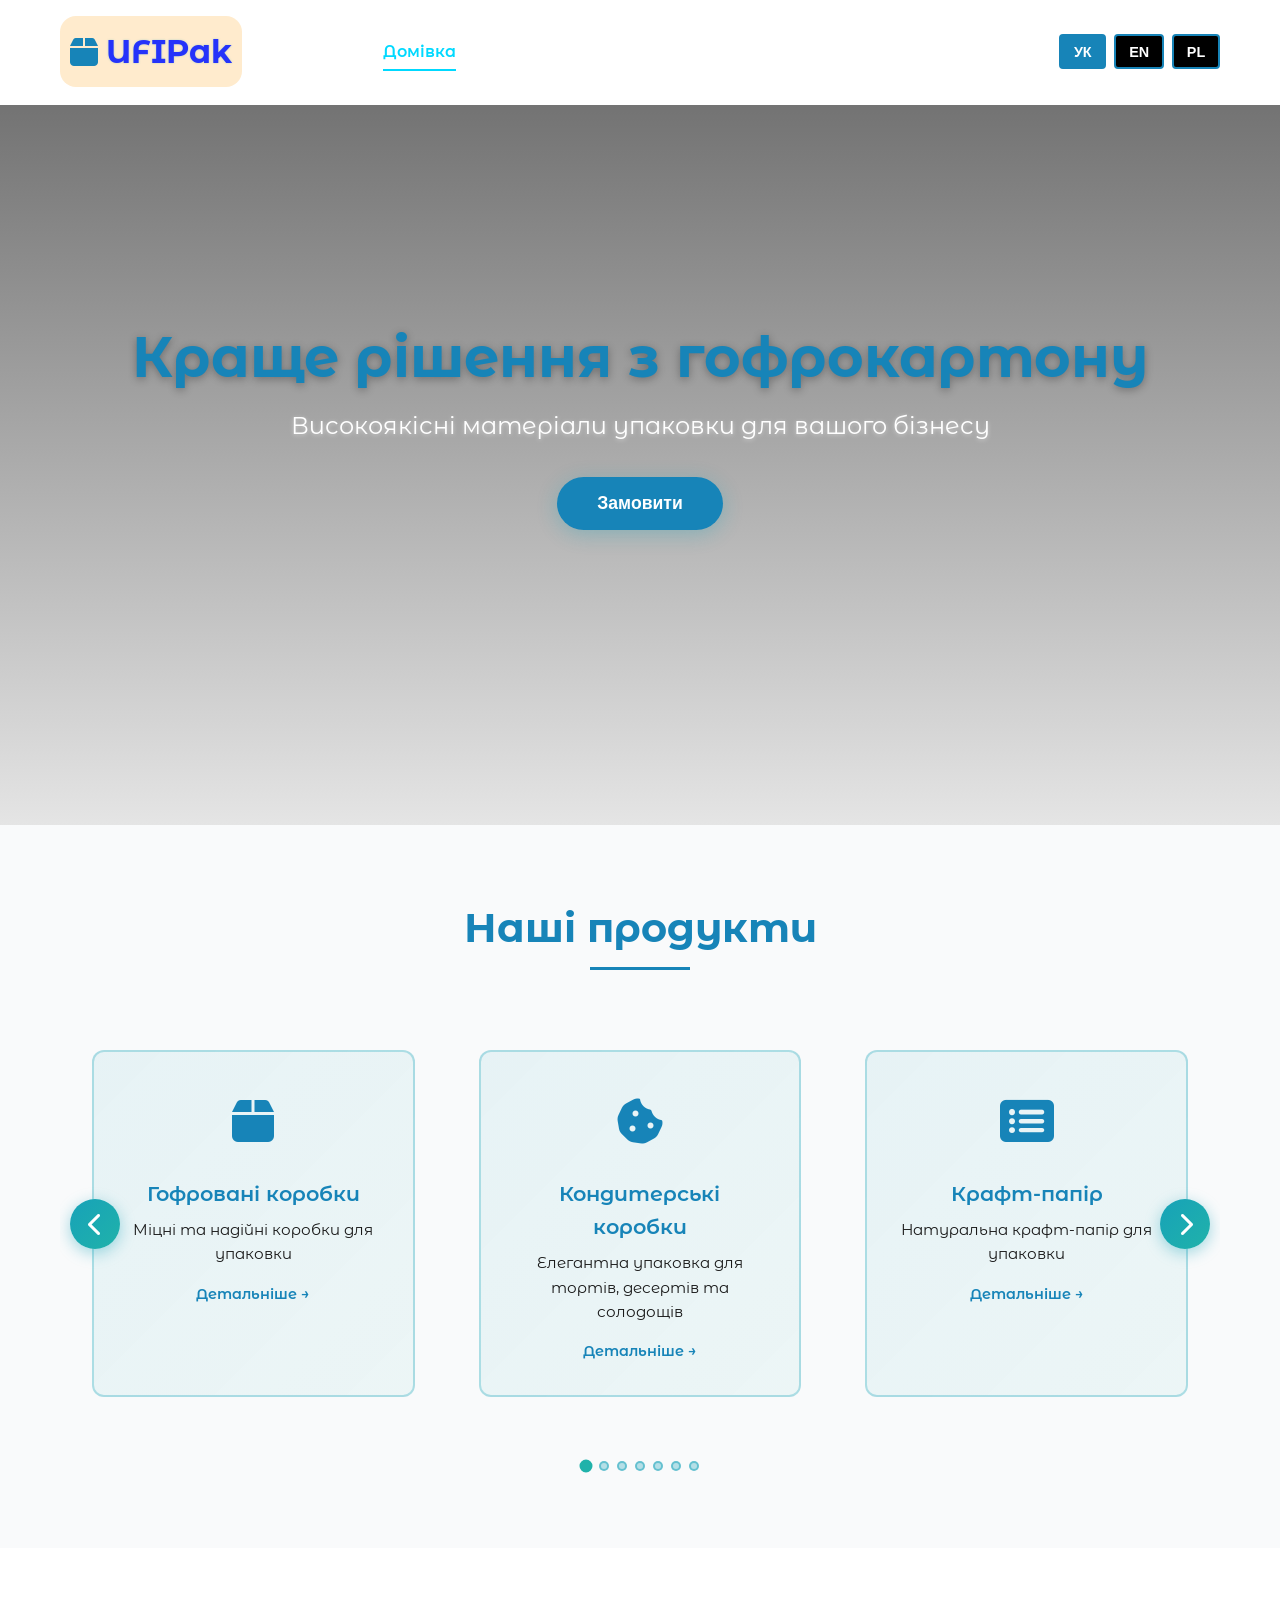
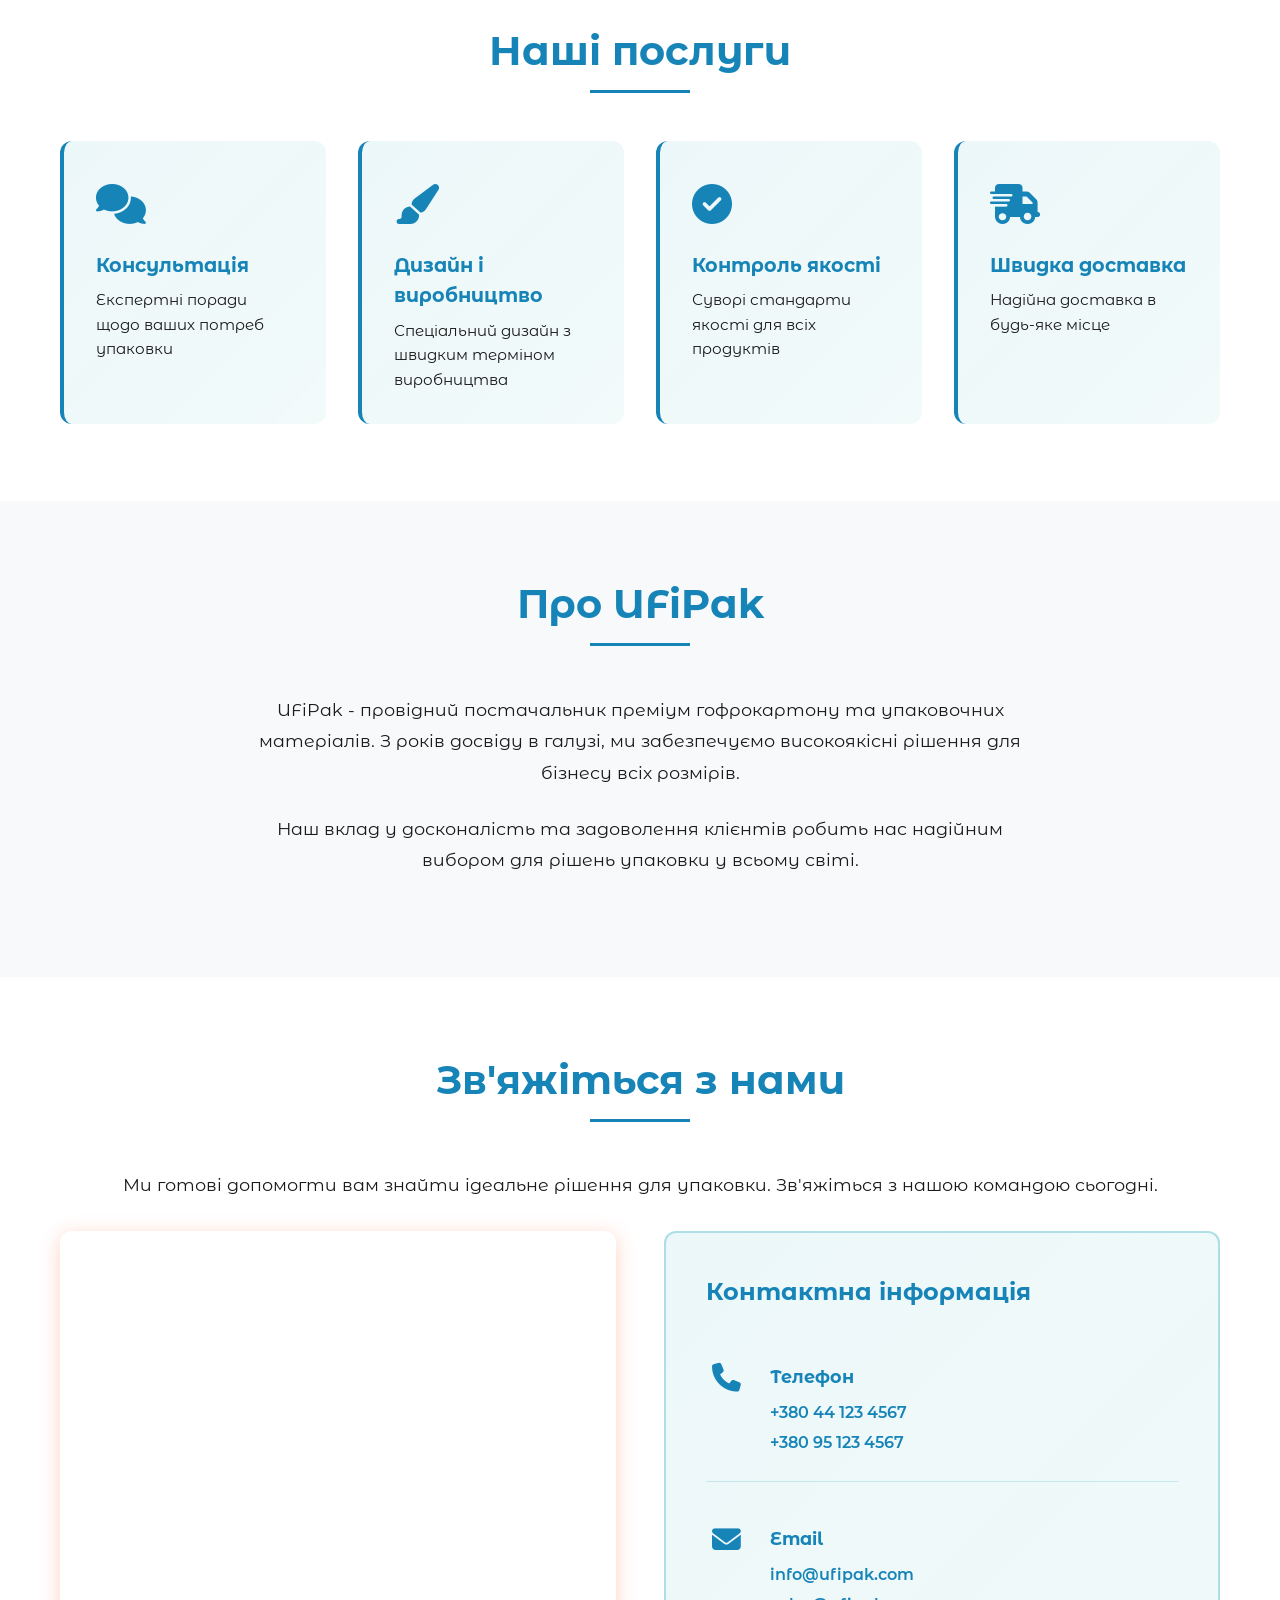
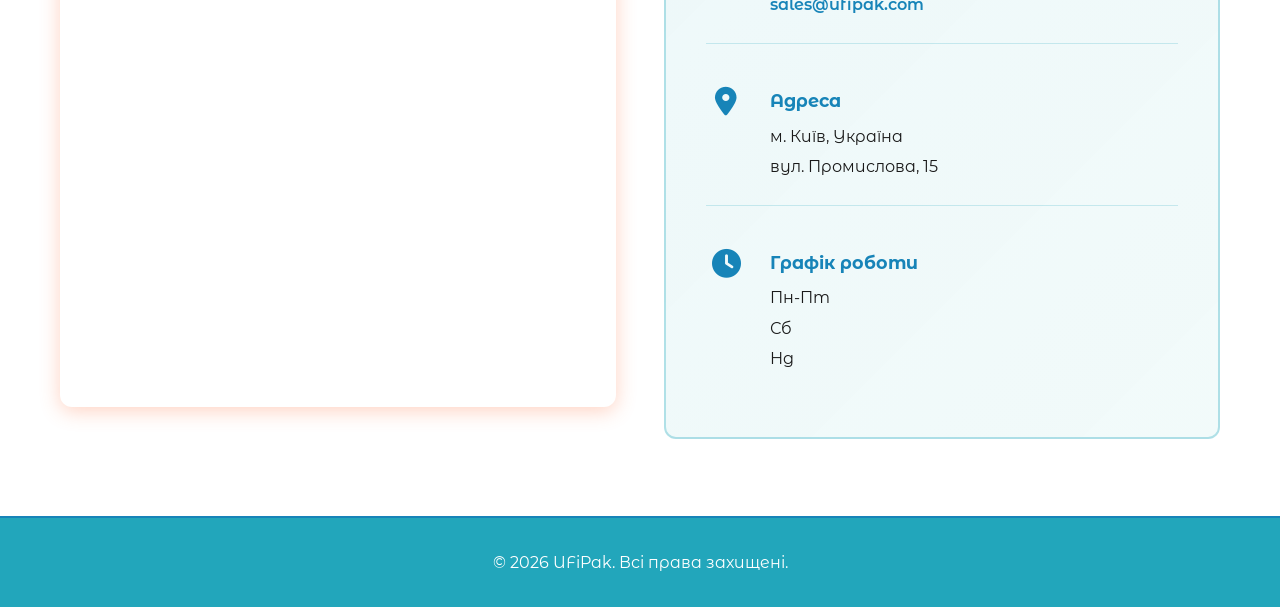
<file: index.html>
<!DOCTYPE html>
<html lang="uk">
<head>
    <meta charset="UTF-8">
    <meta name="viewport" content="width=device-width, initial-scale=1.0">
    <title>UFiPak - Гофрокартон та упаковка</title>
    <link rel="preconnect" href="https://fonts.googleapis.com">
    <link rel="preconnect" href="https://fonts.gstatic.com" crossorigin>
    <link href="https://fonts.googleapis.com/css2?family=Montserrat+Alternates:wght@400;500;600;700;800&display=swap" rel="stylesheet">
    <link rel="stylesheet" href="https://cdnjs.cloudflare.com/ajax/libs/font-awesome/6.4.0/css/all.min.css">
    <link rel="stylesheet" href="styles.css">
</head>
<body class="home-page">
    <!-- Навігація -->
    <nav class="navbar">
        <div class="nav-container">
            <div class="logo">
                <i class="fas fa-box" style="font-size: 2rem; color: var(--primary-color);"></i>
                <span class="logo-text">UFIPak</span>
            </div>
            <ul class="nav-menu">
                <li><a href="#home" class="nav-link">Домівка1111</a></li>
                <li><a href="products.html" class="nav-link">Продукти</a></li>
                <li><a href="services.html" class="nav-link">Послуги2222</a></li>
                <li><a href="about.html" class="nav-link">Про нас</a></li>
                <li><a href="contact.html" class="nav-link">Контакти</a></li>
            </ul>
            <button class="menu-toggle" id="menuToggle" aria-label="Меню">
                <i class="fas fa-bars"></i>
            </button>
            <div class="language-selector">
                <button class="lang-btn active" data-lang="uk">УК</button>
                <button class="lang-btn" data-lang="en">EN</button>
                <button class="lang-btn" data-lang="pl">PL</button>
            </div>
        </div>
    </nav>

    <!-- Героїчний розділ -->
    <section id="home" class="hero">
        <div class="hero-overlay"></div>
        <div class="hero-content">
            <h1 class="hero-title" data-en="Premium Corrugated Cardboard Solutions" data-uk="Краще рішення з гофрокартону" data-pl="Roztworów premium z kartonu falistego">Преміум рішення з гофрокартону</h1>
            <p class="hero-subtitle" data-en="High-quality packaging materials for your business" data-uk="Високоякісні матеріали упаковки для вашого бізнесу" data-pl="Wysokiej jakości materiały opakowaniowe do Twojej firmy">Високоякісні матеріали упаковки для вашого бізнесу</p>
            <button class="cta-button" data-en="Get Quote" data-uk="Замовити" data-pl="Zamów" onclick="document.getElementById('contact').scrollIntoView({behavior: 'smooth'})">Замовити</button>
        </div>
    </section>

    <!-- Продукти -->
    <section id="products" class="products">
        <div class="container">
            <h2 class="section-title" data-en="Our Products" data-uk="Наші продукти" data-pl="Nasze produkty">Наші продукти</h2>
            <div class="carousel-container">
                <div class="carousel-wrapper" id="productCarousel">
                    <!-- Гофровані коробки -->
                    <div class="carousel-item">
                        <a href="product-corrugated-boxes.html" class="product-card">
                            <div class="product-icon"><i class="fas fa-box"></i></div>
                            <h3 class="product-name" data-en="Corrugated Boxes" data-uk="Гофровані коробки" data-pl="Pudełka z kartonu falistego"></h3>
                            <p class="product-desc" data-en="Durable and reliable packaging boxes" data-uk="Міцні та надійні коробки для упаковки" data-pl="Wytrzymałe i niezawodne pudełka opakowaniowe"></p>
                            <p class="view-more" data-en="View Details →" data-uk="Детальніше →" data-pl="Szczegóły →"></p>
                        </a>
                    </div>
                                        <!-- Кондитерські коробки -->
                    <div class="carousel-item">
                        <a href="product-Confectionery-Boxes.html" class="product-card">
                            <div class="product-icon"><i class="fas fa-cookie-bite"></i></div>
                            <h3 class="product-name" 
                                data-en="Confectionery Boxes" 
                                data-uk="Кондитерські коробки" 
                                data-pl="Pudełka cukiernicze">
                            </h3>
                            <p class="product-desc" 
                                data-en="Elegant packaging for cakes, desserts, and sweets" 
                                data-uk="Елегантна упаковка для тортів, десертів та солодощів" 
                                data-pl="Eleganckie opakowania na ciasta, desery i słodycze">
                            </p>
                            <p class="view-more" 
                                data-en="View Details →" 
                                data-uk="Детальніше →" 
                                data-pl="Szczegóły →">
                            </p>
                        </a>
                    </div>

                    <!-- Крафт-папір -->
                    <div class="carousel-item">
                        <a href="product-kraft-paper.html" class="product-card">
                            <div class="product-icon"><i class="fas fa-rectangle-list"></i></div>
                            <h3 class="product-name" data-en="Kraft Paper" data-uk="Крафт-папір" data-pl="Papier kraft"></h3>
                            <p class="product-desc" data-en="Natural kraft paper for packaging" data-uk="Натуральна крафт-папір для упаковки" data-pl="Naturalny papier kraft do opakowań"></p>
                            <p class="view-more" data-en="View Details →" data-uk="Детальніше →" data-pl="Szczegóły →"></p>
                        </a>
                    </div>

                    <!-- Пінопластова упаковка -->
                    <div class="carousel-item">
                        <a href="product-foam-packaging.html" class="product-card">
                            <div class="product-icon"><i class="fas fa-gift"></i></div>
                            <h3 class="product-name" data-en="Foam Packaging" data-uk="Пінопластова упаковка" data-pl="Opakowanie z pianki"></h3>
                            <p class="product-desc" data-en="Protective foam for fragile items" data-uk="Захисний пінопласт для крихких речей" data-pl="Ochronna pianka do delikatnych przedmiotów"></p>
                            <p class="view-more" data-en="View Details →" data-uk="Детальніше →" data-pl="Szczegóły →"></p>
                        </a>
                    </div>

                    <!-- Клейка стрічка -->
                    <div class="carousel-item">
                        <a href="product-adhesive-tape.html" class="product-card">
                            <div class="product-icon"><i class="fas fa-shield"></i></div>
                            <h3 class="product-name" data-en="Adhesive Tape" data-uk="Клейка стрічка" data-pl="Taśma klejąca"></h3>
                            <p class="product-desc" data-en="Strong adhesive tape for sealing" data-uk="Міцна клейка стрічка для запечатування" data-pl="Mocna taśma klejąca do zapieczętowania"></p>
                            <p class="view-more" data-en="View Details →" data-uk="Детальніше →" data-pl="Szczegóły →"></p>
                        </a>
                    </div>

                    <!-- Пузирькова плівка -->
                    <div class="carousel-item">
                        <a href="product-bubble-wrap.html" class="product-card">
                            <div class="product-icon"><i class="fas fa-scroll"></i></div>
                            <h3 class="product-name" data-en="Bubble Wrap" data-uk="Пузирькова плівка" data-pl="Folia bąbelkowa"></h3>
                            <p class="product-desc" data-en="Protective bubble wrap for shipping" data-uk="Захисна пузирькова плівка для доставки" data-pl="Ochronna folia bąbelkowa do wysyłki"></p>
                            <p class="view-more" data-en="View Details →" data-uk="Детальніше →" data-pl="Szczegóły →"></p>
                        </a>
                    </div>

                    <!-- Упаковувальна плівка -->
                    <div class="carousel-item">
                        <a href="product-packaging-film.html" class="product-card">
                            <div class="product-icon"><i class="fas fa-gears"></i></div>
                            <h3 class="product-name" data-en="Packaging Film" data-uk="Упаковувальна плівка" data-pl="Folia pakunkowa"></h3>
                            <p class="product-desc" data-en="Durable wrapping film for pallets" data-uk="Міцна плівка для обгортання палет" data-pl="Trwała folia do owijania palet"></p>
                            <p class="view-more" data-en="View Details →" data-uk="Детальніше →" data-pl="Szczegóły →"></p>
                        </a>
                    </div>
                </div>
                <button class="carousel-nav carousel-prev" onclick="prevProduct()"><i class="fas fa-chevron-left"></i></button>
                <button class="carousel-nav carousel-next" onclick="nextProduct()"><i class="fas fa-chevron-right"></i></button>
            </div>
            <div class="carousel-dots" id="productDots"></div>
        </div>
    </section>

    <!-- Послуги -->
    <section id="services" class="services">
        <div class="container">
            <h2 class="section-title" data-en="Our Services" data-uk="Наші послуги" data-pl="Nasze usługi">Наші послуги</h2>
            <div class="services-grid">
                <div class="service-item">
                    <div class="service-icon"><i class="fas fa-comments"></i></div>
                    <h3 class="service-title" data-en="Consultation" data-uk="Консультація" data-pl="Konsultacja">Консультація</h3>
                    <p class="service-text" data-en="Expert advice for your packaging needs" data-uk="Експертні поради щодо ваших потреб упаковки" data-pl="Fachowa rada w sprawie Twoich potrzeb opakowaniowych">Експертні поради щодо ваших потреб упаковки</p>
                </div>
                <div class="service-item">
                    <div class="service-icon"><i class="fas fa-paintbrush"></i></div>
                    <h3 class="service-title" data-en="Design & Production" data-uk="Дизайн і виробництво" data-pl="Projektowanie i produkcja">Дизайн і виробництво</h3>
                    <p class="service-text" data-en="Custom design with fast production turnaround" data-uk="Спеціальний дизайн з швидким терміном виробництва" data-pl="Niestandardowy projekt z szybkim czasem produkcji">Спеціальний дизайн з швидким терміном виробництва</p>
                </div>
                <div class="service-item">
                    <div class="service-icon"><i class="fas fa-check-circle"></i></div>
                    <h3 class="service-title" data-en="Quality Assurance" data-uk="Контроль якості" data-pl="Zapewnienie jakości">Контроль якості</h3>
                    <p class="service-text" data-en="Strict quality standards on all products" data-uk="Суворі стандарти якості для всіх продуктів" data-pl="Surowe normy jakości dla wszystkich produktów">Суворі стандарти якості для всіх продуктів</p>
                </div>
                <div class="service-item">
                    <div class="service-icon"><i class="fas fa-truck-fast"></i></div>
                    <h3 class="service-title" data-en="Fast Delivery" data-uk="Швидка доставка" data-pl="Szybka dostawa">Швидка доставка</h3>
                    <p class="service-text" data-en="Reliable shipping to any location" data-uk="Надійна доставка в будь-яке місце" data-pl="Niezawodna dostawa do dowolnej lokalizacji">Надійна доставка в будь-яке місце</p>
                </div>
            </div>
        </div>
    </section>

    <!-- Про нас -->
    <section id="about" class="about">
        <div class="container">
            <h2 class="section-title" data-en="About UFiPak" data-uk="Про UFiPak" data-pl="O UFiPak">Про UFiPak</h2>
            <div class="about-content">
                <p data-en="UFiPak is a leading provider of premium corrugated cardboard and packaging materials. With years of experience in the industry, we deliver high-quality solutions for businesses of all sizes." data-uk="UFiPak - провідний постачальник преміум гофрокартону та упаковочних матеріалів. З років досвіду в галузі, ми забезпечуємо високоякісні рішення для бізнесу всіх розмірів." data-pl="UFiPak jest wiodącym dostawcą premium kartonu falistego i materiałów opakowaniowych. Z wieloletnim doświadczeniem w branży dostarczamy wysokiej jakości rozwiązania dla firm wszystkich rozmiarów.">UFiPak - провідний постачальник преміум гофрокартону та упаковочних матеріалів. З років досвіду в галузі, ми забезпечуємо високоякісні рішення для бізнесу всіх розмірів.</p>
                <p data-en="Our commitment to excellence and customer satisfaction makes us the trusted choice for packaging solutions worldwide." data-uk="Наш вклад у досконалість та задоволення клієнтів робить нас надійним вибором для рішень упаковки у всьому світі." data-pl="Nasze zaangażowanie w doskonałość i zadowolenie klientów czyni nas zaufanym wyborem dla rozwiązań opakowaniowych na całym świecie.">Наш вклад у досконалість та задоволення клієнтів робить нас надійним вибором для рішень упаковки у всьому світі.</p>
            </div>
        </div>
    </section>

    <!-- Контакти -->
    <section id="contact" class="contact">
        <div class="container">
            <h2 class="section-title" data-en="Contact Us" data-uk="Зв'яжіться з нами" data-pl="Skontaktuj się z nami">Зв'яжіться з нами</h2>
            <p class="contact-subtitle" data-en="We're ready to help you find the perfect packaging solution. Get in touch with our team today." data-uk="Ми готові допомогти вам знайти ідеальне рішення для упаковки. Зв'яжіться з нашою командою сьогодні." data-pl="Jesteśmy gotowi, aby pomóc Ci znaleźć idealne rozwiązanie do pakowania. Skontaktuj się z naszym zespołem już dziś.">Ми готові допомогти вам знайти ідеальне рішення для упаковки. Зв'яжіться з нашою командою сьогодні.</p>
            <div class="contact-content">
                <div class="contact-map">
                    <iframe src="https://www.google.com/maps/embed?pb=!1m18!1m12!1m3!1d2537.4142239617386!2d30.4658303!3d50.50785909999999!2m3!1f0!2f0!3f0!3m2!1i1024!2i768!4f13.1!3m3!1m2!1s0x40d4d279a09520ed%3A0x4165a8c2c6f30b9a!2sUFIPAK!5e0!3m2!1sru!2sse!4v1776011604575!5m2!1sru!2sse" width="100%" height="100%" style="border:0;" allowfullscreen="" loading="lazy" referrerpolicy="no-referrer-when-downgrade"></iframe>
                </div>
                <div class="contact-info-box">
                    <h3 data-en="Contact Information" data-uk="Контактна інформація" data-pl="Informacje kontaktowe">Контактна інформація</h3>
                    
                    <div class="info-item">
                        <i class="fas fa-phone"></i>
                        <div>
                            <h4 data-en="Phone" data-uk="Телефон" data-pl="Telefon">Телефон</h4>
                            <p><a href="tel:+380441234567">+380 44 123 4567</a></p>
                            <p><a href="tel:+380951234567">+380 95 123 4567</a></p>
                        </div>
                    </div>

                    <div class="info-item">
                        <i class="fas fa-envelope"></i>
                        <div>
                            <h4 data-en="Email" data-uk="Email" data-pl="Email">Email</h4>
                            <p><a href="mailto:info@ufipak.com">info@ufipak.com</a></p>
                            <p><a href="mailto:sales@ufipak.com">sales@ufipak.com</a></p>
                        </div>
                    </div>

                    <div class="info-item">
                        <i class="fas fa-map-marker-alt"></i>
                        <div>
                            <h4 data-en="Address" data-uk="Адреса" data-pl="Adres">Адреса</h4>
                            <p>м. Київ, Україна</p>
                            <p>вул. Промислова, 15</p>
                        </div>
                    </div>

                    <div class="info-item">
                        <i class="fas fa-clock"></i>
                        <div>
                            <h4 data-en="Working Hours" data-uk="Графік роботи" data-pl="Godziny pracy">Графік роботи</h4>
                            <p data-en="Monday - Friday" data-uk="Пн-Пт" data-pl="Pon-Pt">Пн-Пт: <strong>9:00 - 18:00</strong></p>
                            <p data-en="Saturday" data-uk="Сб" data-pl="Sb">Сб: <strong>10:00 - 14:00</strong></p>
                            <p data-en="Sunday" data-uk="Нд" data-pl="Nd">Нд: <strong data-en="Closed" data-uk="Закрито" data-pl="Zamknięte">Закрито</strong></p>
                        </div>
                    </div>
                </div>
            </div>
        </div>
    </section>

    <!-- Футер -->
    <footer class="footer">
        <div class="container">
            <p data-en="© 2026 UFiPak. All rights reserved." data-uk="© 2026 UFiPak. Всі права захищені." data-pl="© 2026 UFiPak. Wszystkie prawa zastrzeżone.">© 2026 UFiPak. Всі права захищені.</p>
        </div>
    </footer>

    <!-- Модальне вікно для продуктів -->
    <div id="productModal" class="modal">
        <div class="modal-content">
            <span class="close" onclick="closeProductModal()">&times;</span>
            <div id="modalBody"></div>
        </div>
    </div>

    <script src="script.js"></script>
</body>
</html>
</file>
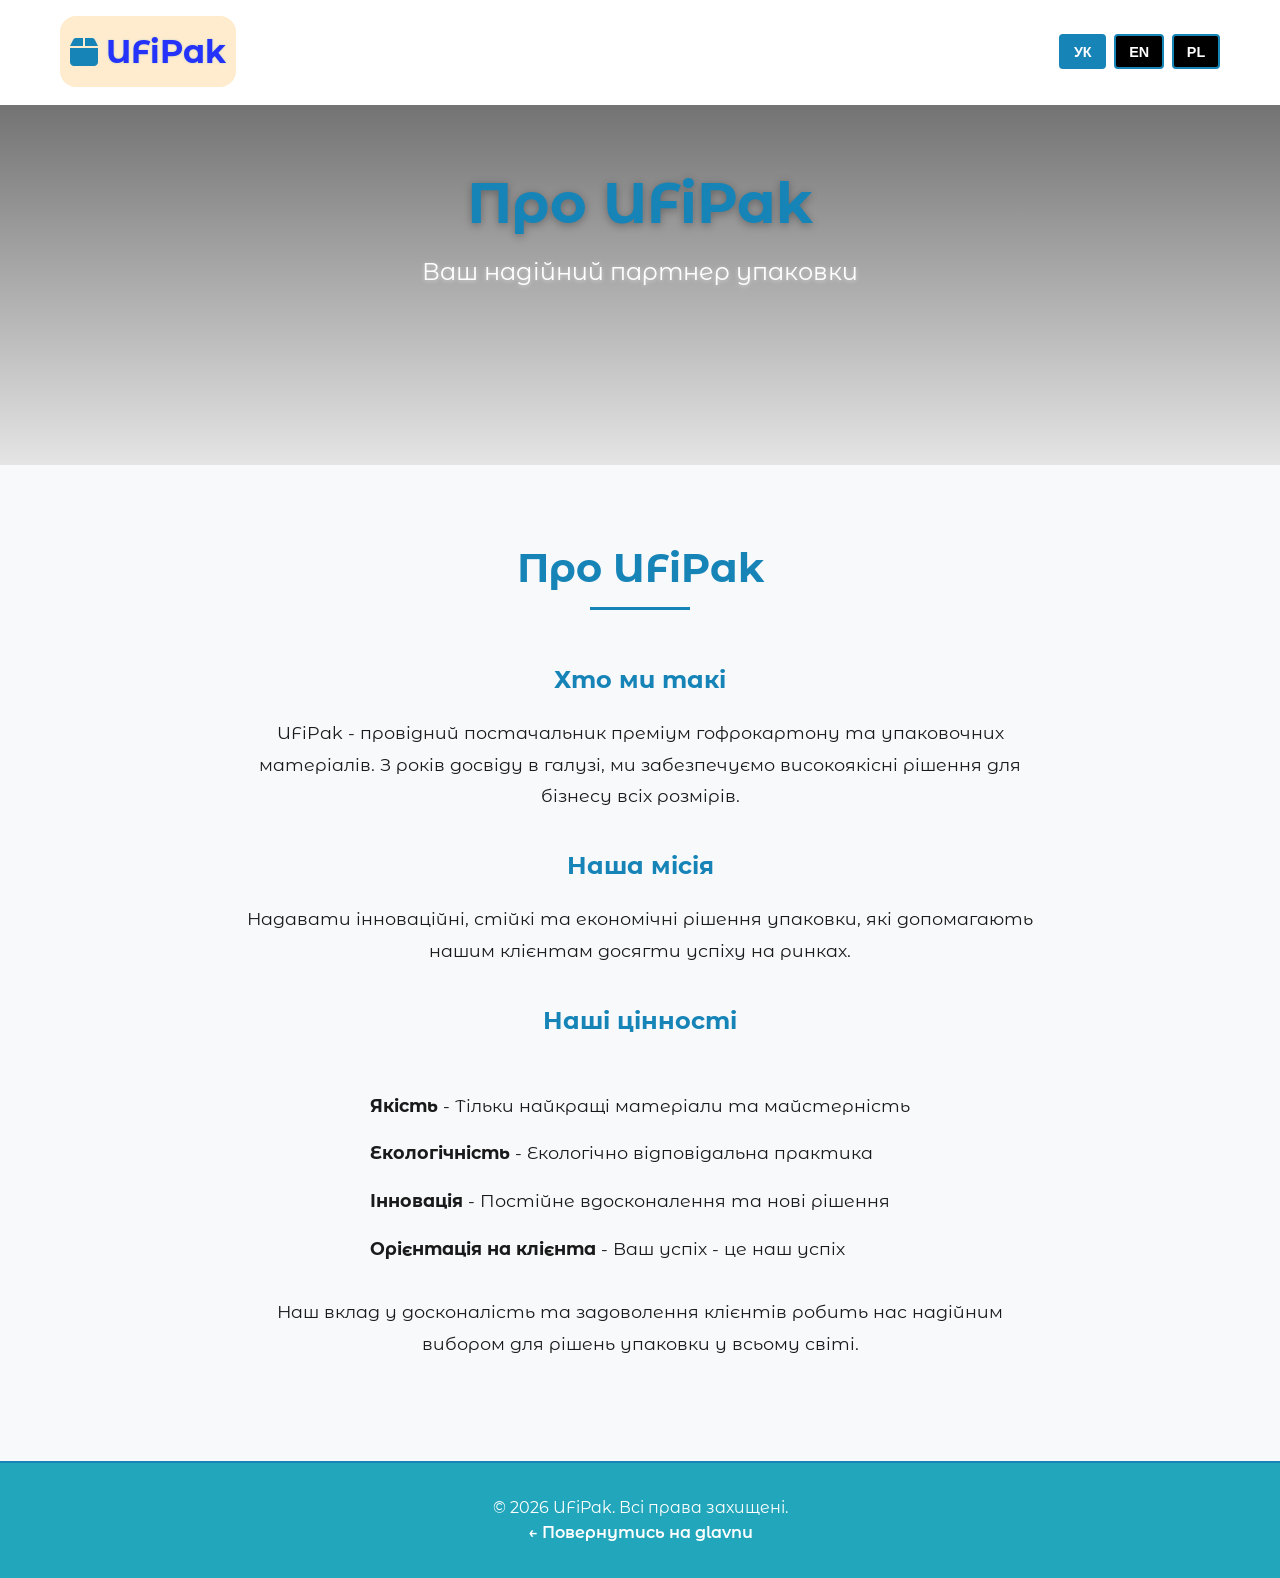
<file: about.html>
<!DOCTYPE html>
<html lang="uk">
<head>
    <meta charset="UTF-8">
    <meta name="viewport" content="width=device-width, initial-scale=1.0">
    <meta name="description" content="Про UFiPak - провідний постачальник гофрокартону та упаковочних матеріалів з років досвіду у галузі.">
    <title>UFiPak - Про нас | Гофрокартон та упаковка</title>
    <link rel="preconnect" href="https://fonts.googleapis.com">
    <link rel="preconnect" href="https://fonts.gstatic.com" crossorigin>
    <link href="https://fonts.googleapis.com/css2?family=Montserrat+Alternates:wght@400;500;600;700;800&display=swap" rel="stylesheet">
    <link rel="stylesheet" href="https://cdnjs.cloudflare.com/ajax/libs/font-awesome/6.4.0/css/all.min.css">
    <link rel="stylesheet" href="styles.css">
</head>
<body>
    <!-- Навігація -->
    <nav class="navbar">
        <div class="nav-container">
            <div class="logo">
                <i class="fas fa-box" style="font-size: 2rem; color: var(--primary-color);"></i>
                <span class="logo-text">UFiPak</span>
            </div>
            <ul class="nav-menu">
                <li><a href="index.html#home" class="nav-link">Домівка</a></li>
                <li><a href="products.html" class="nav-link">Продукти</a></li>
                <li><a href="services.html" class="nav-link">Послуги</a></li>
                <li><a href="about.html" class="nav-link">Про нас</a></li>
                <li><a href="contact.html" class="nav-link">Контакти</a></li>
            </ul>
            <button class="menu-toggle" id="menuToggle" aria-label="Меню">
                <i class="fas fa-bars"></i>
            </button>
            <div class="language-selector">
                <button class="lang-btn active" data-lang="uk">УК</button>
                <button class="lang-btn" data-lang="en">EN</button>
                <button class="lang-btn" data-lang="pl">PL</button>
            </div>
        </div>
    </nav>

    <!-- Героїчний розділ -->
    <section id="home" class="hero" style="height: 40vh;">
        <div class="hero-overlay"></div>
        <div class="hero-content">
            <h1 class="hero-title" data-en="About UFiPak" data-uk="Про UFiPak" data-pl="O UFiPak">Про UFiPak</h1>
            <p class="hero-subtitle" data-en="Your trusted packaging partner since 2010" data-uk="Ваш надійний партнер упаковки" data-pl="Twój zaufany partner opakowania">Ваш надійний партнер упаковки</p>
        </div>
    </section>

    <!-- Про нас -->
    <section id="about" class="about">
        <div class="container">
            <h2 class="section-title" data-en="About UFiPak" data-uk="Про UFiPak" data-pl="O UFiPak">Про UFiPak</h2>
            <div class="about-content">
                <h3 data-en="Who We Are" data-uk="Хто ми такі" data-pl="Kim jesteśmy">Хто ми такі</h3>
                <p data-en="UFiPak is a leading provider of premium corrugated cardboard and packaging materials. With years of experience in the industry, we deliver high-quality solutions for businesses of all sizes." data-uk="UFiPak - провідний постачальник преміум гофрокартону та упаковочних матеріалів. З років досвіду в галузі, ми забезпечуємо високоякісні рішення для бізнесу всіх розмірів." data-pl="UFiPak jest wiodącym dostawcą premium kartonu falistego i materiałów opakowaniowych. Z wieloletnim doświadczeniem w branży dostarczamy wysokiej jakości rozwiązania dla firm wszystkich rozmiarów.">UFiPak - провідний постачальник преміум гофрокартону та упаковочних матеріалів. З років досвіду в галузі, ми забезпечуємо високоякісні рішення для бізнесу всіх розмірів.</p>

                <h3 data-en="Our Mission" data-uk="Наша місія" data-pl="Nasza misja">Наша місія</h3>
                <p data-en="To provide innovative, sustainable, and cost-effective packaging solutions that help our clients succeed in their markets." data-uk="Надавати інноваційні, стійкі та економічні рішення упаковки, які допомагають нашим клієнтам досягти успіху на ринках." data-pl="Dostarczać innowacyjne, zrównoważone i ekonomiczne rozwiązania opakowaniowe, które pomagają naszym klientom odnieść sukces na rynkach.">Надавати інноваційні, стійкі та економічні рішення упаковки, які допомагають нашим клієнтам досягти успіху на ринках.</p>

                <h3 data-en="Our Values" data-uk="Наші цінності" data-pl="Nasze wartości">Наші цінності</h3>
                <ul>
                    <li><strong data-en="Quality" data-uk="Якість" data-pl="Jakość">Якість</strong> - <span data-en="Only the best materials and craftsmanship" data-uk="Тільки найкращі матеріали та майстерність" data-pl="Tylko najlepsze materiały i rzemiosło">Тільки найкращі матеріали та майстерність</span></li>
                    <li><strong data-en="Sustainability" data-uk="Екологічність" data-pl="Zrównoważony rozwój">Екологічність</strong> - <span data-en="Environmentally responsible practices" data-uk="Екологічно відповідальна практика" data-pl="Praktyki odpowiedzialne ekologicznie">Екологічно відповідальна практика</span></li>
                    <li><strong data-en="Innovation" data-uk="Інновація" data-pl="Innowacja">Інновація</strong> - <span data-en="Continuous improvement and new solutions" data-uk="Постійне вдосконалення та нові рішення" data-pl="Ciągłe doskonalenie i nowe rozwiązania">Постійне вдосконалення та нові рішення</span></li>
                    <li><strong data-en="Customer Focus" data-uk="Орієнтація на клієнта" data-pl="Fokus na klienta">Орієнтація на клієнта</strong> - <span data-en="Your success is our success" data-uk="Ваш успіх - це наш успіх" data-pl="Twój sukces to nasz sukces">Ваш успіх - це наш успіх</span></li>
                </ul>

                <p data-en="Our commitment to excellence and customer satisfaction makes us the trusted choice for packaging solutions worldwide." data-uk="Наш вклад у досконалість та задоволення клієнтів робить нас надійним вибором для рішень упаковки у всьому світі." data-pl="Nasze zaangażowanie w doskonałość i zadowolenie klientów czyni nas zaufanym wyborem dla rozwiązań opakowaniowych na całym świecie.">Наш вклад у досконалість та задоволення клієнтів робить нас надійним вибором для рішень упаковки у всьому світі.</p>
            </div>
        </div>
    </section>

    <!-- Футер -->
    <footer class="footer">
        <div class="container">
            <p data-en="© 2026 UFiPak. All rights reserved." data-uk="© 2026 UFiPak. Всі права захищені." data-pl="© 2026 UFiPak. Wszystkie prawa zastrzeżone.">© 2026 UFiPak. Всі права захищені.</p>
            <p><a href="index.html">← Повернутись на glavnu</a></p>
        </div>
    </footer>

    <script src="script.js"></script>
</body>
</html>
</file>
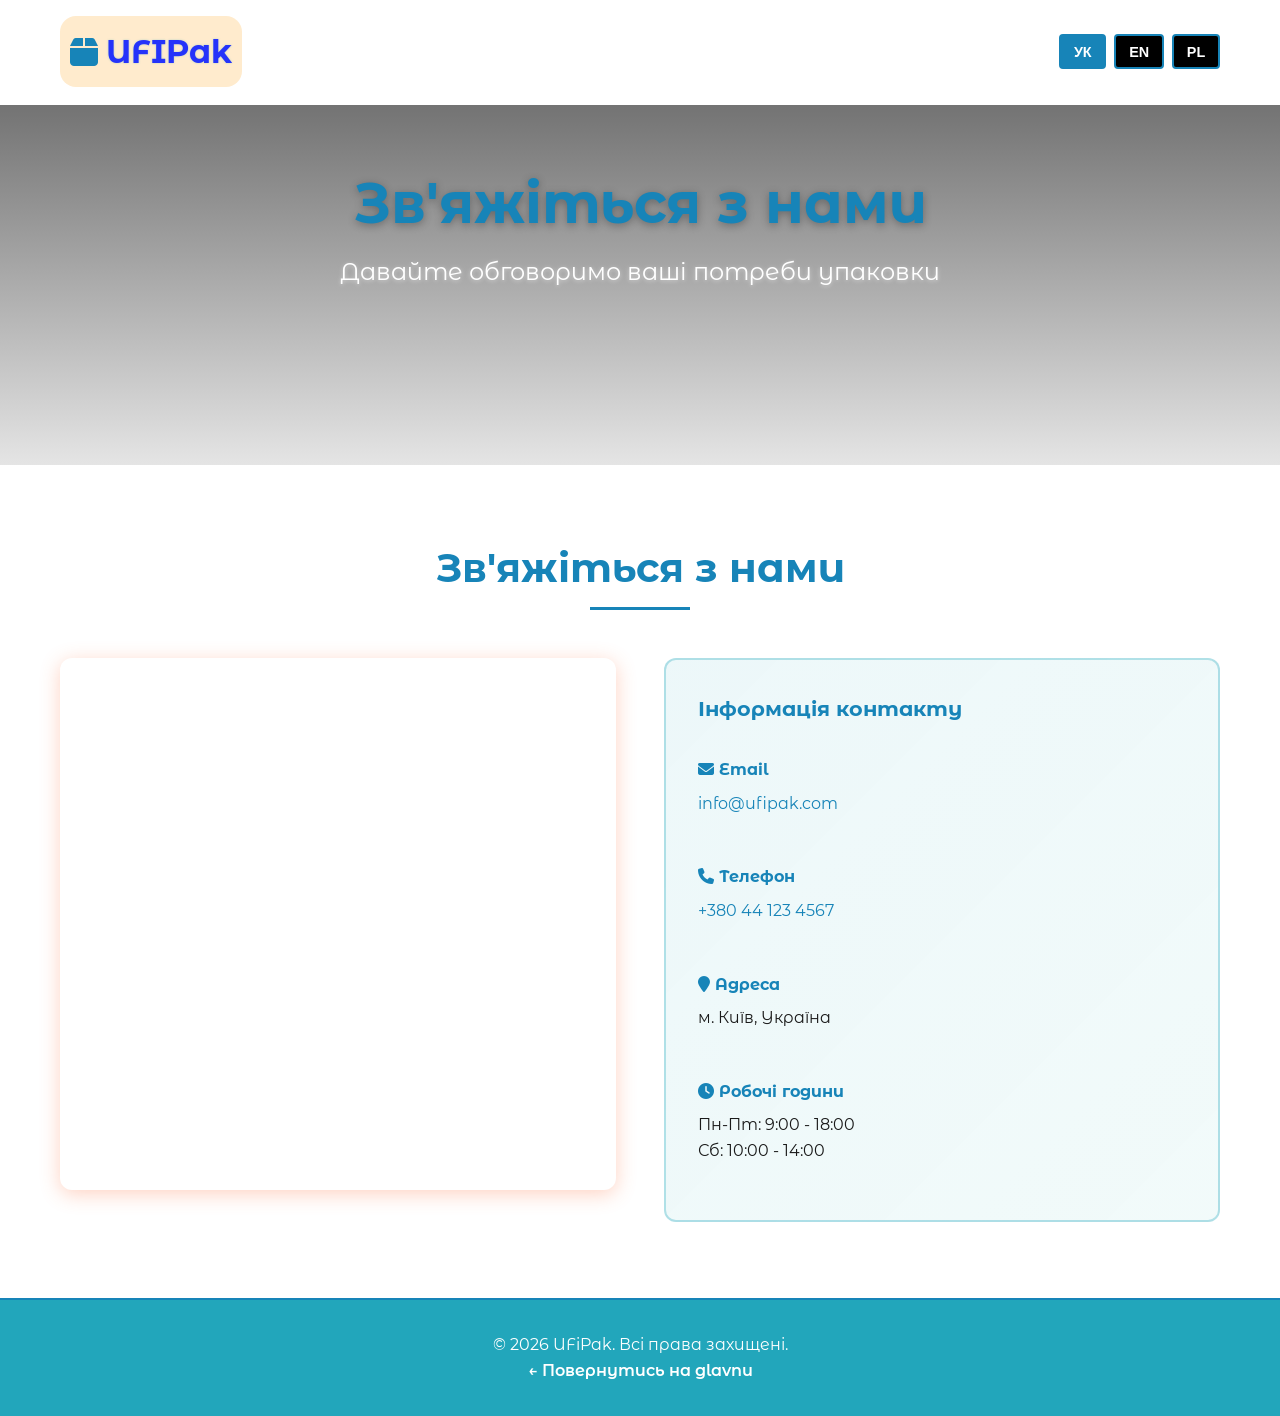
<file: contact.html>
<!DOCTYPE html>
<html lang="uk">
<head>
    <meta charset="UTF-8">
    <meta name="viewport" content="width=device-width, initial-scale=1.0">
    <meta name="description" content="Зв'яжіться з UFiPak для замовлення гофрокартону та упаковочних матеріалів. Швидкий відповідь та консультація.">
    <title>UFiPak - Контакти | Гофрокартон та упаковка</title>
    <link rel="preconnect" href="https://fonts.googleapis.com">
    <link rel="preconnect" href="https://fonts.gstatic.com" crossorigin>
    <link href="https://fonts.googleapis.com/css2?family=Montserrat+Alternates:wght@400;500;600;700;800&display=swap" rel="stylesheet">
    <link rel="stylesheet" href="https://cdnjs.cloudflare.com/ajax/libs/font-awesome/6.4.0/css/all.min.css">
    <link rel="stylesheet" href="styles.css">
</head>
<body>
    <!-- Навігація -->
    <nav class="navbar">
        <div class="nav-container">
            <div class="logo">
                <i class="fas fa-box" style="font-size: 2rem; color: var(--primary-color);"></i>
                <span class="logo-text">UFIPak</span>
            </div>
            <ul class="nav-menu">
                <li><a href="index.html#home" class="nav-link">Домівка</a></li>
                <li><a href="products.html" class="nav-link">Продукти</a></li>
                <li><a href="services.html" class="nav-link">Послуги</a></li>
                <li><a href="about.html" class="nav-link">Про нас</a></li>
                <li><a href="contact.html" class="nav-link">Контакти</a></li>
            </ul>
            <button class="menu-toggle" id="menuToggle" aria-label="Меню">
                <i class="fas fa-bars"></i>
            </button>
            <div class="language-selector">
                <button class="lang-btn active" data-lang="uk">УК</button>
                <button class="lang-btn" data-lang="en">EN</button>
                <button class="lang-btn" data-lang="pl">PL</button>
            </div>
        </div>
    </nav>

    <!-- Героїчний розділ -->
    <section id="home" class="hero" style="height: 40vh;">
        <div class="hero-overlay"></div>
        <div class="hero-content">
            <h1 class="hero-title" data-en="Contact Us" data-uk="Зв'яжіться з нами" data-pl="Skontaktuj się z nami">Зв'яжіться з нами</h1>
            <p class="hero-subtitle" data-en="Let's discuss your packaging needs" data-uk="Давайте обговоримо ваші потреби упаковки" data-pl="Omówmy Twoje potrzeby w zakresie opakowań">Давайте обговоримо ваші потреби упаковки</p>
        </div>
    </section>

    <!-- Контакти -->
    <section id="contact" class="contact">
        <div class="container">
            <h2 class="section-title" data-en="Contact Us" data-uk="Зв'яжіться з нами" data-pl="Skontaktuj się z nami">Зв'яжіться з нами</h2>
            <div class="contact-content">
                <div class="contact-map">
                    <iframe src="https://www.google.com/maps/embed?pb=!1m18!1m12!1m3!1d2537.4142239617386!2d30.4658303!3d50.50785909999999!2m3!1f0!2f0!3f0!3m2!1i1024!2i768!4f13.1!3m3!1m2!1s0x40d4d279a09520ed%3A0x4165a8c2c6f30b9a!2sUFIPAK!5e0!3m2!1sru!2sse!4v1776011604575!5m2!1sru!2sse" width="100%" height="500" style="border:0;" allowfullscreen="" loading="lazy" referrerpolicy="no-referrer-when-downgrade"></iframe>
                </div>
                <div class="contact-info">
                    <h3 data-en="Contact Information" data-uk="Інформація контакту" data-pl="Informacje kontaktowe">Інформація контакту</h3>
                    <div style="margin-bottom: 1.5rem;">
                        <h4 style="color: var(--primary-color); margin-bottom: 0.5rem;"><i class="fas fa-envelope"></i> Email</h4>
                        <p><a href="mailto:info@ufipak.com" style="color: var(--accent-color);">info@ufipak.com</a></p>
                    </div>
                    <div style="margin-bottom: 1.5rem;">
                        <h4 style="color: var(--primary-color); margin-bottom: 0.5rem;"><i class="fas fa-phone"></i> Телефон</h4>
                        <p><a href="tel:+380441234567" style="color: var(--accent-color);">+380 44 123 4567</a></p>
                    </div>
                    <div style="margin-bottom: 1.5rem;">
                        <h4 style="color: var(--primary-color); margin-bottom: 0.5rem;"><i class="fas fa-map-marker"></i> Адреса</h4>
                        <p>м. Київ, Україна</p>
                    </div>
                    <div style="margin-bottom: 1.5rem;">
                        <h4 style="color: var(--primary-color); margin-bottom: 0.5rem;"><i class="fas fa-clock"></i> Робочі години</h4>
                        <p data-en="Monday - Friday: 9:00 - 18:00" data-uk="Пн-Пт: 9:00 - 18:00" data-pl="Pn-Pt: 9:00 - 18:00">Пн-Пт: 9:00 - 18:00</p>
                        <p data-en="Saturday: 10:00 - 14:00" data-uk="Сб: 10:00 - 14:00" data-pl="Sb: 10:00 - 14:00">Сб: 10:00 - 14:00</p>
                    </div>
                </div>
            </div>
        </div>
    </section>

    <!-- Футер -->
    <footer class="footer">
        <div class="container">
            <p data-en="© 2026 UFiPak. All rights reserved." data-uk="© 2026 UFiPak. Всі права захищені." data-pl="© 2026 UFiPak. Wszystkie prawa zastrzeżone.">© 2026 UFiPak. Всі права захищені.</p>
            <p><a href="index.html">← Повернутись на glavnu</a></p>
        </div>
    </footer>

    <script src="script.js"></script>
</body>
</html>
</file>
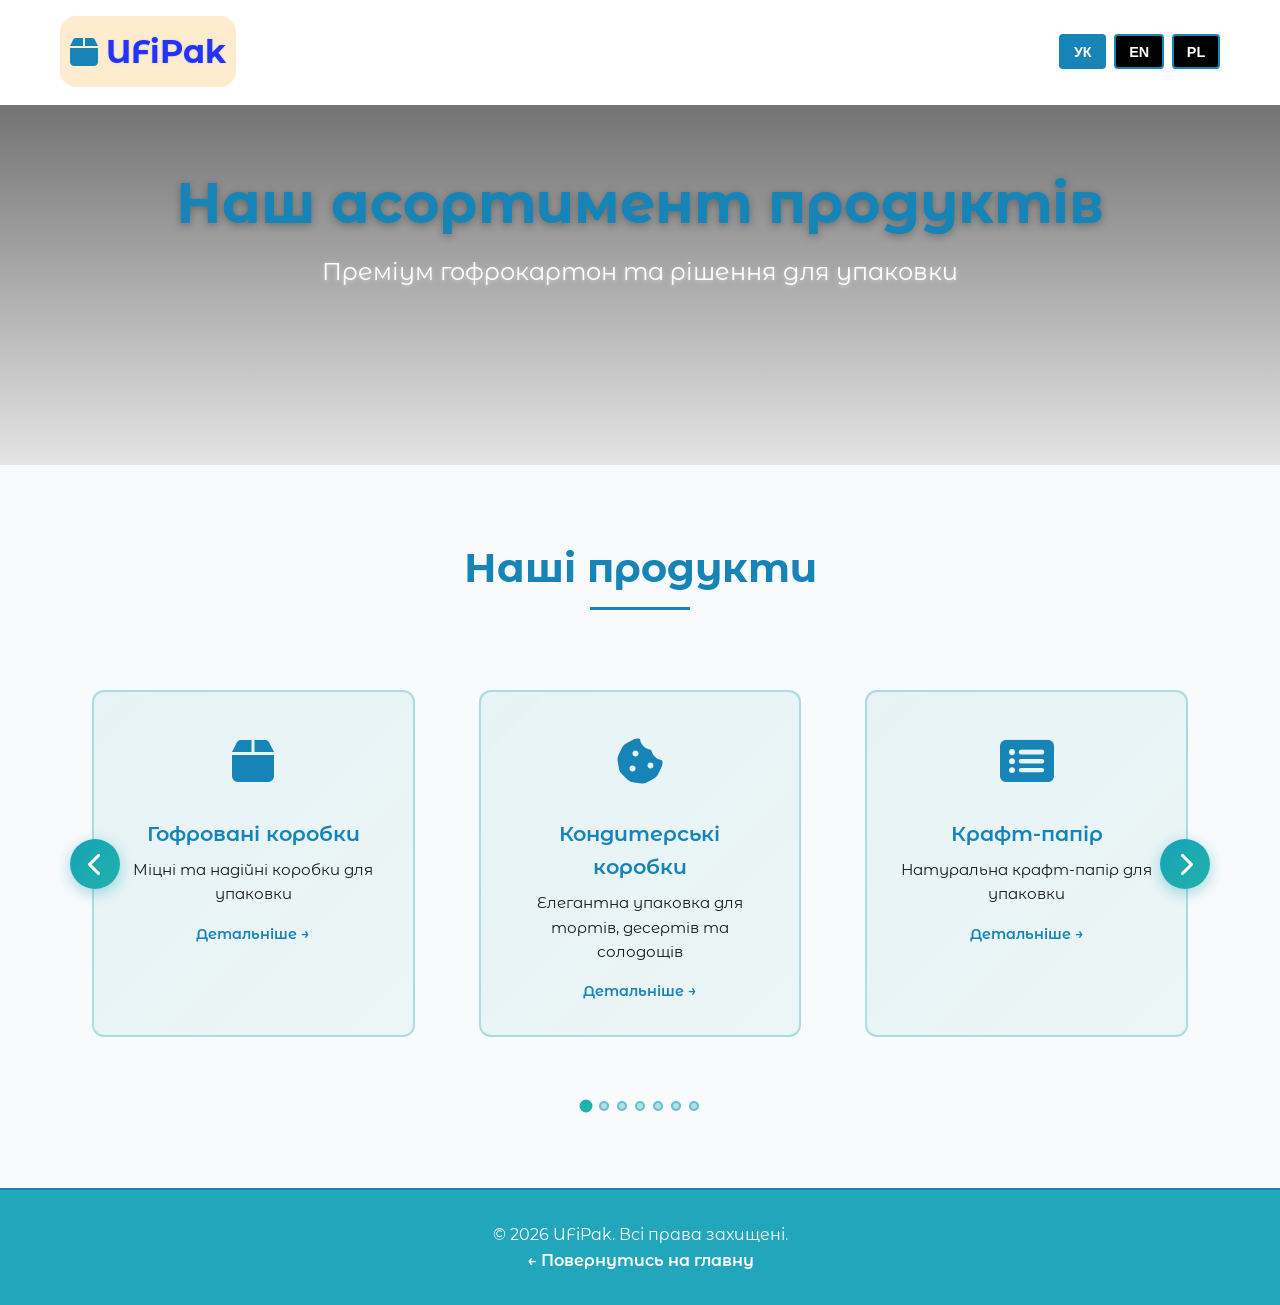
<file: products.html>
<!DOCTYPE html>
<html lang="uk">
<head>
    <meta charset="UTF-8">
    <meta name="viewport" content="width=device-width, initial-scale=1.0">
    <meta name="description" content="Наша повна лінійка продуктів з гофрокартону та упаковочних матеріалів. Гофровані коробки, листи, брендована упаковка та спеціальні рішення.">
    <title>UFiPak - Продукти | Гофрокартон та упаковка</title>
    <link rel="preconnect" href="https://fonts.googleapis.com">
    <link rel="preconnect" href="https://fonts.gstatic.com" crossorigin>
    <link href="https://fonts.googleapis.com/css2?family=Montserrat+Alternates:wght@400;500;600;700;800&display=swap" rel="stylesheet">
    <link rel="stylesheet" href="https://cdnjs.cloudflare.com/ajax/libs/font-awesome/6.4.0/css/all.min.css">
    <link rel="stylesheet" href="styles.css">
</head>
<body>
    <!-- Навігація -->
    <nav class="navbar">
        <div class="nav-container">
            <div class="logo">
                <i class="fas fa-box" style="font-size: 2rem; color: var(--primary-color);"></i>
                <span class="logo-text">UFiPak</span>
            </div>
            <ul class="nav-menu">
                <li><a href="index.html#home" class="nav-link">Домівка</a></li>
                <li><a href="products.html" class="nav-link">Продукти</a></li>
                <li><a href="services.html" class="nav-link">Послуги</a></li>
                <li><a href="about.html" class="nav-link">Про нас</a></li>
                <li><a href="contact.html" class="nav-link">Контакти</a></li>
            </ul>
            <button class="menu-toggle" id="menuToggle" aria-label="Меню">
                <i class="fas fa-bars"></i>
            </button>
            <div class="language-selector">
                <button class="lang-btn active" data-lang="uk">УК</button>
                <button class="lang-btn" data-lang="en">EN</button>
                <button class="lang-btn" data-lang="pl">PL</button>
            </div>
        </div>
    </nav>

    <!-- Героїчний розділ -->
    <section id="home" class="hero" style="height: 40vh;">
        <div class="hero-overlay"></div>
        <div class="hero-content">
            <h1 class="hero-title" data-en="Our Complete Product Range" data-uk="Наш асортимент продуктів" data-pl="Nasza pełna linia produktów">Наш асортимент продуктів</h1>
            <p class="hero-subtitle" data-en="Premium corrugated cardboard and packaging solutions" data-uk="Преміум гофрокартон та рішення для упаковки" data-pl="Premium karton falista i rozwiązania opakowaniowe">Преміум гофрокартон та рішення для упаковки</p>
        </div>
    </section>

    <!-- Продукти -->
    <section id="products" class="products">
        <div class="container">
            <h2 class="section-title" data-en="Our Products" data-uk="Наші продукти" data-pl="Nasze produkty">Наші продукти</h2>
            <div class="carousel-container">
                <div class="carousel-wrapper" id="productCarousel">
                    <!-- Гофровані коробки -->
                    <div class="carousel-item">
                        <a href="product-corrugated-boxes.html" class="product-card">
                            <div class="product-icon"><i class="fas fa-box"></i></div>
                            <h3 class="product-name" data-en="Corrugated Boxes" data-uk="Гофровані коробки" data-pl="Pudełka z kartonu falistego"></h3>
                            <p class="product-desc" data-en="Durable and reliable packaging boxes" data-uk="Міцні та надійні коробки для упаковки" data-pl="Wytrzymałe i niezawodne pudełka opakowaniowe"></p>
                            <p class="view-more" data-en="View Details →" data-uk="Детальніше →" data-pl="Szczegóły →"></p>
                        </a>
                    </div>

                    <!-- Кондитерські коробки -->
                    <div class="carousel-item">
                        <a href="product-Confectionery-Boxes.html" class="product-card">
                            <div class="product-icon"><i class="fas fa-cookie-bite"></i></div>
                            <h3 class="product-name" 
                                data-en="Confectionery Boxes" 
                                data-uk="Кондитерські коробки" 
                                data-pl="Pudełka cukiernicze">
                            </h3>
                            <p class="product-desc" 
                                data-en="Elegant packaging for cakes, desserts, and sweets" 
                                data-uk="Елегантна упаковка для тортів, десертів та солодощів" 
                                data-pl="Eleganckie opakowania na ciasta, desery i słodycze">
                            </p>
                            <p class="view-more" 
                                data-en="View Details →" 
                                data-uk="Детальніше →" 
                                data-pl="Szczegóły →">
                            </p>
                        </a>
                    </div>

                    <!-- Крафт-папір -->
                    <div class="carousel-item">
                        <a href="product-kraft-paper.html" class="product-card">
                            <div class="product-icon"><i class="fas fa-rectangle-list"></i></div>
                            <h3 class="product-name" data-en="Kraft Paper" data-uk="Крафт-папір" data-pl="Papier kraft"></h3>
                            <p class="product-desc" data-en="Natural kraft paper for packaging" data-uk="Натуральна крафт-папір для упаковки" data-pl="Naturalny papier kraft do opakowań"></p>
                            <p class="view-more" data-en="View Details →" data-uk="Детальніше →" data-pl="Szczegóły →"></p>
                        </a>
                    </div>

                    <!-- Пінопластова упаковка -->
                    <div class="carousel-item">
                        <a href="product-foam-packaging.html" class="product-card">
                            <div class="product-icon"><i class="fas fa-gift"></i></div>
                            <h3 class="product-name" data-en="Foam Packaging" data-uk="Пінопластова упаковка" data-pl="Opakowanie z pianki"></h3>
                            <p class="product-desc" data-en="Protective foam for fragile items" data-uk="Захисний пінопласт для крихких речей" data-pl="Ochronna pianka do delikatnych przedmiotów"></p>
                            <p class="view-more" data-en="View Details →" data-uk="Детальніше →" data-pl="Szczegóły →"></p>
                        </a>
                    </div>

                    <!-- Клейка стрічка -->
                    <div class="carousel-item">
                        <a href="product-adhesive-tape.html" class="product-card">
                            <div class="product-icon"><i class="fas fa-shield"></i></div>
                            <h3 class="product-name" data-en="Adhesive Tape" data-uk="Клейка стрічка" data-pl="Taśma klejąca"></h3>
                            <p class="product-desc" data-en="Strong adhesive tape for sealing" data-uk="Міцна клейка стрічка для запечатування" data-pl="Mocna taśma klejąca do zapieczętowania"></p>
                            <p class="view-more" data-en="View Details →" data-uk="Детальніше →" data-pl="Szczegóły →"></p>
                        </a>
                    </div>

                    <!-- Пузирькова плівка -->
                    <div class="carousel-item">
                        <a href="product-bubble-wrap.html" class="product-card">
                            <div class="product-icon"><i class="fas fa-scroll"></i></div>
                            <h3 class="product-name" data-en="Bubble Wrap" data-uk="Пузирькова плівка" data-pl="Folia bąbelkowa"></h3>
                            <p class="product-desc" data-en="Protective bubble wrap for shipping" data-uk="Захисна пузирькова плівка для доставки" data-pl="Ochronna folia bąbelkowa do wysyłki"></p>
                            <p class="view-more" data-en="View Details →" data-uk="Детальніше →" data-pl="Szczegóły →"></p>
                        </a>
                    </div>

                    <!-- Упаковувальна плівка -->
                    <div class="carousel-item">
                        <a href="product-packaging-film.html" class="product-card">
                            <div class="product-icon"><i class="fas fa-gears"></i></div>
                            <h3 class="product-name" data-en="Packaging Film" data-uk="Упаковувальна плівка" data-pl="Folia pakunkowa"></h3>
                            <p class="product-desc" data-en="Durable wrapping film for pallets" data-uk="Міцна плівка для обгортання палет" data-pl="Trwała folia do owijania palet"></p>
                            <p class="view-more" data-en="View Details →" data-uk="Детальніше →" data-pl="Szczegóły →"></p>
                        </a>
                    </div>
                </div>
                <button class="carousel-nav carousel-prev" onclick="prevProduct()"><i class="fas fa-chevron-left"></i></button>
                <button class="carousel-nav carousel-next" onclick="nextProduct()"><i class="fas fa-chevron-right"></i></button>
            </div>
            <div class="carousel-dots" id="productDots"></div>
        </div>
    </section>

    <!-- Модальне вікно для продуктів -->
    <div id="productModal" class="modal">
        <div class="modal-content">
            <span class="close" onclick="closeProductModal()">&times;</span>
            <div id="modalBody"></div>
        </div>
    </div>

    <!-- Футер -->
    <footer class="footer">
        <div class="container">
            <p data-en="© 2026 UFiPak. All rights reserved." data-uk="© 2026 UFiPak. Всі права захищені." data-pl="© 2026 UFiPak. Wszystkie prawa zastrzeżone.">© 2026 UFiPak. Всі права захищені.</p>
            <p><a href="index.html">← Повернутись на главну</a></p>
        </div>
    </footer>

    <script src="script.js"></script>
</body>
</html>
</file>
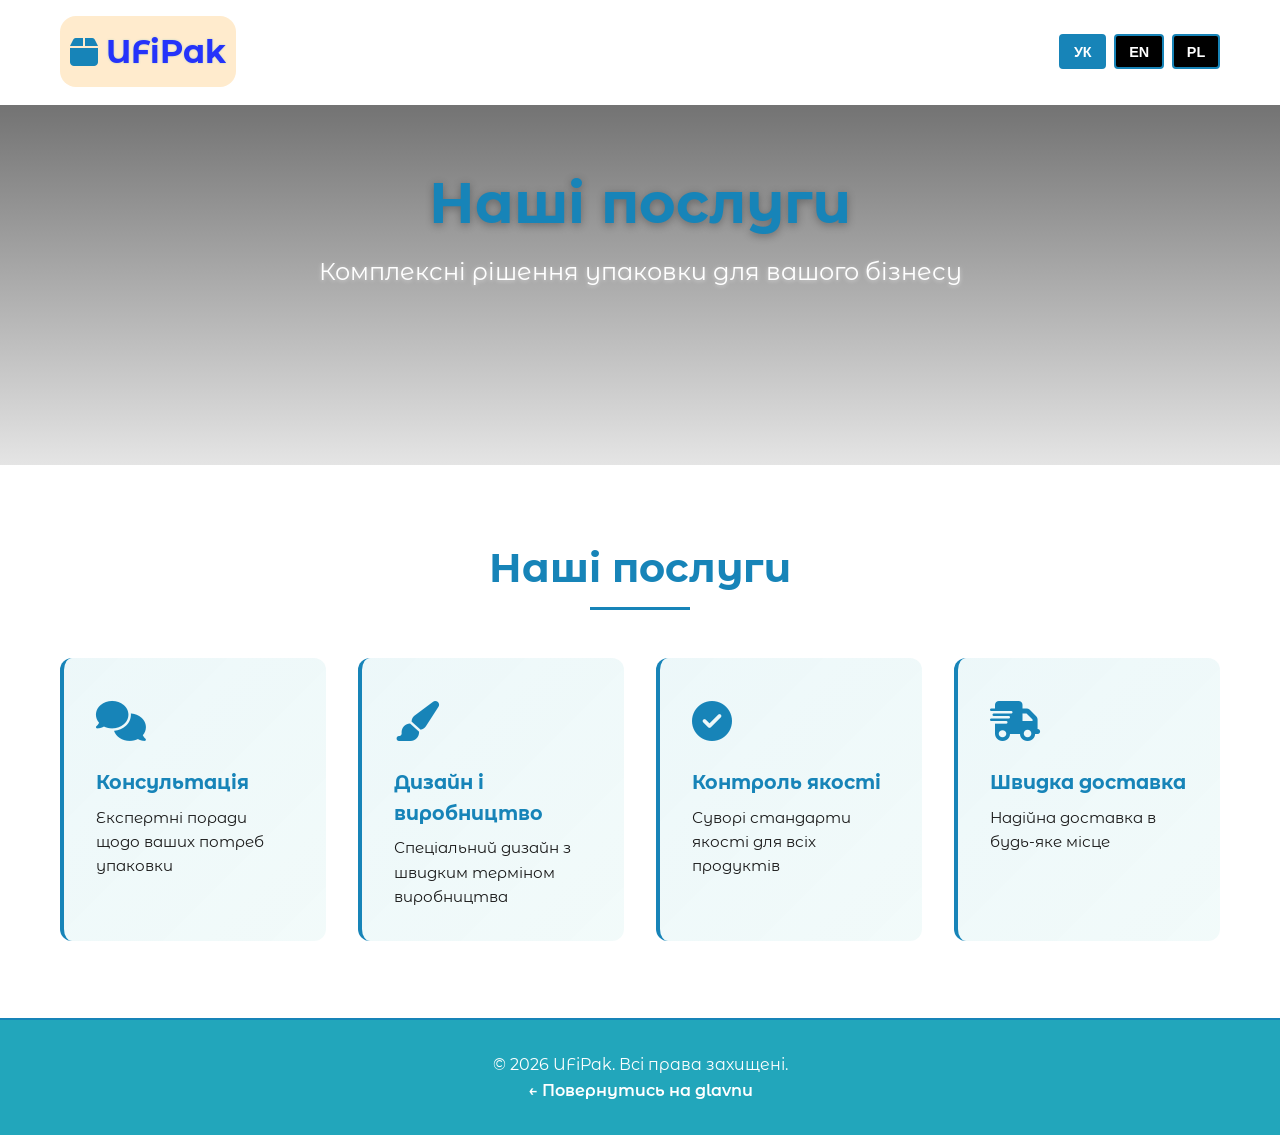
<file: services.html>
<!DOCTYPE html>
<html lang="uk">
<head>
    <meta charset="UTF-8">
    <meta name="viewport" content="width=device-width, initial-scale=1.0">
    <meta name="description" content="Послуги UFiPak: консультація, дизайн, контроль якості та швидка доставка гофрокартону та упаковки по всьому світу.">
    <title>UFiPak - Послуги | Гофрокартон та упаковка</title>
    <link rel="preconnect" href="https://fonts.googleapis.com">
    <link rel="preconnect" href="https://fonts.gstatic.com" crossorigin>
    <link href="https://fonts.googleapis.com/css2?family=Montserrat+Alternates:wght@400;500;600;700;800&display=swap" rel="stylesheet">
    <link rel="stylesheet" href="https://cdnjs.cloudflare.com/ajax/libs/font-awesome/6.4.0/css/all.min.css">
    <link rel="stylesheet" href="styles.css">
</head>
<body>
    <!-- Навігація -->
    <nav class="navbar">
        <div class="nav-container">
            <div class="logo">
                <i class="fas fa-box" style="font-size: 2rem; color: var(--primary-color);"></i>
                <span class="logo-text">UFiPak</span>
            </div>
            <ul class="nav-menu">
                <li><a href="index.html#home" class="nav-link">Домівка</a></li>
                <li><a href="products.html" class="nav-link">Продукти</a></li>
                <li><a href="services.html" class="nav-link">Послуги</a></li>
                <li><a href="about.html" class="nav-link">Про нас</a></li>
                <li><a href="contact.html" class="nav-link">Контакти</a></li>
            </ul>
            <button class="menu-toggle" id="menuToggle" aria-label="Меню">
                <i class="fas fa-bars"></i>
            </button>
            <div class="language-selector">
                <button class="lang-btn active" data-lang="uk">УК</button>
                <button class="lang-btn" data-lang="en">EN</button>
                <button class="lang-btn" data-lang="pl">PL</button>
            </div>
        </div>
    </nav>

    <!-- Героїчний розділ -->
    <section id="home" class="hero" style="height: 40vh;">
        <div class="hero-overlay"></div>
        <div class="hero-content">
            <h1 class="hero-title" data-en="Our Services" data-uk="Наші послуги" data-pl="Nasze usługi">Наші послуги</h1>
            <p class="hero-subtitle" data-en="Comprehensive packaging solutions for your business" data-uk="Комплексні рішення упаковки для вашого бізнесу" data-pl="Kompleksowe rozwiązania opakowaniowe dla Twojego biznesu">Комплексні рішення упаковки для вашого бізнесу</p>
        </div>
    </section>

    <!-- Послуги -->
    <section id="services" class="services">
        <div class="container">
            <h2 class="section-title" data-en="Our Services" data-uk="Наші послуги" data-pl="Nasze usługi">Наші послуги</h2>
            <div class="services-grid">
                <div class="service-item">
                    <div class="service-icon"><i class="fas fa-comments"></i></div>
                    <h3 class="service-title" data-en="Consultation" data-uk="Консультація" data-pl="Konsultacja">Консультація</h3>
                    <p class="service-text" data-en="Expert advice for your packaging needs" data-uk="Експертні поради щодо ваших потреб упаковки" data-pl="Fachowa rada w sprawie Twoich potrzeb opakowaniowych">Експертні поради щодо ваших потреб упаковки</p>
                </div>
                <div class="service-item">
                    <div class="service-icon"><i class="fas fa-paintbrush"></i></div>
                    <h3 class="service-title" data-en="Design & Production" data-uk="Дизайн і виробництво" data-pl="Projektowanie i produkcja">Дизайн і виробництво</h3>
                    <p class="service-text" data-en="Custom design with fast production turnaround" data-uk="Спеціальний дизайн з швидким терміном виробництва" data-pl="Niestandardowy projekt z szybkim czasem produkcji">Спеціальний дизайн з швидким терміном виробництва</p>
                </div>
                <div class="service-item">
                    <div class="service-icon"><i class="fas fa-check-circle"></i></div>
                    <h3 class="service-title" data-en="Quality Assurance" data-uk="Контроль якості" data-pl="Zapewnienie jakości">Контроль якості</h3>
                    <p class="service-text" data-en="Strict quality standards on all products" data-uk="Суворі стандарти якості для всіх продуктів" data-pl="Surowe normy jakości dla wszystkich produktów">Суворі стандарти якості для всіх продуктів</p>
                </div>
                <div class="service-item">
                    <div class="service-icon"><i class="fas fa-truck-fast"></i></div>
                    <h3 class="service-title" data-en="Fast Delivery" data-uk="Швидка доставка" data-pl="Szybka dostawa">Швидка доставка</h3>
                    <p class="service-text" data-en="Reliable shipping to any location" data-uk="Надійна доставка в будь-яке місце" data-pl="Niezawodna dostawa do dowolnej lokalizacji">Надійна доставка в будь-яке місце</p>
                </div>
            </div>
        </div>
    </section>

    <!-- Футер -->
    <footer class="footer">
        <div class="container">
            <p data-en="© 2026 UFiPak. All rights reserved." data-uk="© 2026 UFiPak. Всі права захищені." data-pl="© 2026 UFiPak. Wszystkie prawa zastrzeżone.">© 2026 UFiPak. Всі права захищені.</p>
            <p><a href="index.html">← Повернутись на glavnu</a></p>
        </div>
    </footer>

    <script src="script.js"></script>
</body>
</html>
</file>
<file: styles.css>
@import url('https://fonts.googleapis.com/css2?family=Montserrat+Alternates:wght@400;500;600;700;800&display=swap');

* {
    margin: 0;
    padding: 0;
    box-sizing: border-box;
}

:root {
    --primary-color: #1784b8;
    --primary-dark: #1784b8;
    --primary-light: #1784b8;
    --secondary-color: #ffffff;
    --light-bg: #f8f9fa;
    --text-color: #1a1a1a;
    --accent-color: #1784b8;
    --success-color: #1784b8;
    --warning-color: #1784b8;
    --border-color: #e0e0e0;
}

html {
    scroll-behavior: smooth;
}

body {
    font-family: 'Montserrat Alternates', sans-serif;
    background-color: var(--secondary-color);
    color: var(--text-color);
    line-height: 1.6;
    background-image: url('https://gcb.com.my/wp-content/uploads/2024/01/corrugated-paper-board-for-import-export-e1704694771907.jpg');
    background-attachment: fixed;
    background-size: cover;
    background-position: center;
}

.container {
    max-width: 1200px;
    margin: 0 auto;
    padding: 0 clamp(15px, 4vw, 20px);
    width: 100%;
}

/* Навігація */
.navbar {
    background-color: rgba(255, 255, 255, 0.95);
    padding: 1rem 0;
    position: sticky;
    top: 0;
    z-index: 1000;
    border-bottom: 2px solid transparent;
    transition: all 0.3s ease;
}

.navbar.scrolled {
    background-color: var(--primary-color);
    border-bottom-color: var(--primary-color);
    box-shadow: 0 2px 10px rgba(0, 0, 0, 0.1);
}

.nav-container {
    max-width: 1200px;
    margin: 0 auto;
    padding: 0 20px;
    display: flex;
    justify-content: space-between;
    align-items: center;
}

.logo {
    background: blanchedalmond;
    padding: 10px;
    border-radius: 16px;
    font-size: clamp(1.5rem, 4vw, 1.8rem);
    font-weight: bold;
    display: flex;
    align-items: center;
    gap: 0.5rem;
}

.logo-text {
    background: linear-gradient(135deg, #2533fa, #2533fa);
    -webkit-background-clip: text;
    -webkit-text-fill-color: transparent;
    background-clip: text;
    font-size: clamp(1.5rem, 4vw, 2rem);
    font-weight: bold;
    filter: drop-shadow(0 0 1px rgba(23, 162, 184, 0.3));
}

.nav-menu {
    display: flex;
    list-style: none;
    gap: 2rem;
    flex: 1;
    justify-content: center;
}

.nav-link {
    color: var(--secondary-color);
    text-decoration: none;
    font-weight: 600;
    transition: color 0.3s ease;
    padding: 0.5rem 0;
    border-bottom: 2px solid transparent;
    font-size: clamp(0.85rem, 2vw, 1rem);
    text-shadow: none;
}

.nav-link:hover {
    color: var(--primary-color);
    border-bottom-color: var(--primary-color);
}

.language-selector {
    display: flex;
    gap: 0.5rem;
}

.lang-btn {
    background-color: #000000;
    color: #ffffff;
    border: 2px solid var(--primary-color);
    padding: 0.4rem 0.8rem;
    cursor: pointer;
    border-radius: 4px;
    font-weight: 600;
    transition: all 0.3s ease;
    font-size: clamp(0.7rem, 1.5vw, 0.9rem);
    min-width: 35px;
    min-height: 35px;
    display: flex;
    align-items: center;
    justify-content: center;
    text-shadow: none;
}

.lang-btn:hover,
.lang-btn.active {
    background-color: var(--primary-color);
    color: white;
}

/* Мобільне меню */
.menu-toggle {
    display: none;
    background: none;
    border: none;
    font-size: 1.5rem;
    color: var(--primary-color);
    cursor: pointer;
    z-index: 1001;
    padding: 0.5rem;
    text-shadow: none;
    transition: all 0.3s ease;
}

.menu-toggle:hover {
    transform: scale(1.1);
}

@media (max-width: 768px) {
    .menu-toggle {
        display: flex;
        align-items: center;
        justify-content: center;
    }

    .nav-menu {
        position: absolute;
        top: 70px;
        left: 0;
        right: 0;
        background-color: rgba(255, 255, 255, 0.99);
        flex-direction: column;
        gap: 0.5rem;
        padding: 1.5rem;
        border-bottom: 2px solid var(--primary-color);
        box-shadow: 0 4px 10px rgba(0, 0, 0, 0.1);
        max-height: 0;
        overflow: hidden;
        transition: max-height 0.3s ease;
    }

    .nav-menu.active {
        max-height: 400px;
    }

    .nav-link {
        padding: 0.8rem 0;
        border-bottom: 1px solid rgba(23, 162, 184, 0.2);
        width: 100%;
    }

    .nav-link:last-child {
        border-bottom: none;
    }

    .language-selector {
        gap: 0.3rem;
        justify-content: space-around;
        width: 100%;
        margin-top: 1rem;
        padding-top: 1rem;
        border-top: 1px solid rgba(23, 162, 184, 0.2);
    }

    .lang-btn {
        flex: 1;
        padding: 0.6rem 0.4rem;
    }
}

/* Героїчний розділ */
.hero {
    position: relative;
    height: clamp(50vh, 80vh, 80vh);
    display: flex;
    align-items: center;
    justify-content: center;
    overflow: hidden;
    margin-top: 0;
    padding-top: 0;
    background: url('https://gcb.com.my/wp-content/uploads/2024/01/corrugated-paper-board-for-import-export-e1704694771907.jpg') center/cover;
    background-attachment: fixed;
}

/* Видалити фон для внутрішніх сторінок */
body:not(.home-page) {
    background-image: url('https://gcb.com.my/wp-content/uploads/2024/01/corrugated-paper-board-for-import-export-e1704694771907.jpg');
    background-attachment: fixed;
    background-size: cover;
    background-position: center;
}

.hero-overlay {
    position: absolute;
    top: 0;
    left: 0;
    width: 100%;
    height: 100%;
    background: linear-gradient(to bottom, rgb(0 0 0 / 55%), rgb(38 38 38 / 12%));
    z-index: 2;
}

.hero-content {
    position: relative;
    z-index: 3;
    text-align: center;
    color: var(--text-color);
    padding: 0 20px;
    max-width: 100%;
}

.hero-title {
    font-size: clamp(1.8rem, 8vw, 3.5rem);
    font-weight: bold;
    margin-bottom: 1rem;
    color: var(--primary-color);
    text-shadow: 0 2px 8px rgba(0, 0, 0, 0.3);
    line-height: 1.2;
}

.hero-subtitle {
    font-size: clamp(1rem, 4vw, 1.5rem);
    margin-bottom: 2rem;
    color: #ffffff;
    text-shadow: 0 1px 4px rgba(255, 255, 255, 0.5);
}

.cta-button {
    background: linear-gradient(135deg, #1784b8, #1784b8);
    color: #ffffff;
    padding: clamp(0.6rem, 2vw, 1rem) clamp(1.5rem, 4vw, 2.5rem);
    font-size: clamp(0.9rem, 2vw, 1.1rem);
    border: none;
    border-radius: 50px;
    cursor: pointer;
    font-weight: bold;
    transition: all 0.3s ease;
    box-shadow: 0 4px 20px rgba(23, 162, 184, 0.3);
    touch-action: manipulation;
}

.cta-button:hover {
    transform: translateY(-3px);
    box-shadow: 0 6px 25px rgba(23, 162, 184, 0.5);
}

@media (max-width: 768px) {
    .cta-button:active {
        transform: translateY(-1px);
    }
}

/* Розділи */
section {
    padding: clamp(2rem, 6vw, 5rem) 0;
    background-color: rgba(255, 255, 255, 0.95);
}

.section-title {
    text-align: center;
    font-size: clamp(1.8rem, 6vw, 2.5rem);
    margin-bottom: clamp(1.5rem, 4vw, 3rem);
    color: var(--primary-color);
    position: relative;
    padding-bottom: 1rem;
    line-height: 1.3;
}

.section-title::after {
    content: '';
    position: absolute;
    bottom: 0;
    left: 50%;
    transform: translateX(-50%);
    width: clamp(60px, 15vw, 100px);
    height: 3px;
    background: linear-gradient(90deg, var(--primary-color), var(--accent-color));
}

/* Продукти */
.products {
    background-color: rgba(248, 249, 250, 0.8);
    position: relative;
}

.products-grid {
    position: relative;
    display: flex;
    align-items: center;
    justify-content: center;
    gap: 2rem;
}

.carousel-container {
    width: 100%;
    position: relative;
    overflow: hidden;
    border-radius: 12px;
}

.carousel-wrapper {
    display: flex;
    transition: transform 0.6s cubic-bezier(0.4, 0.0, 0.2, 1);
    width: 100%;
}

.carousel-item {
    min-width: 100%;
    display: flex;
    justify-content: center;
    padding: 2rem;
}

@media (min-width: 768px) {
    .carousel-item {
        min-width: 50%;
    }
}

@media (min-width: 1200px) {
    .carousel-item {
        min-width: 33.333%;
    }
}

.carousel-nav {
    position: absolute;
    top: 50%;
    transform: translateY(-50%);
    background: linear-gradient(135deg, #17A2B8, #20B2AA);
    color: #ffffff;
    border: none;
    width: 50px;
    height: 50px;
    border-radius: 50%;
    cursor: pointer;
    display: flex;
    align-items: center;
    justify-content: center;
    font-size: 1.5rem;
    z-index: 10;
    transition: all 0.3s ease;
    box-shadow: 0 4px 15px rgba(23, 162, 184, 0.4);
}

.carousel-nav:hover {
    transform: translateY(-50%) scale(1.1);
    box-shadow: 0 6px 20px rgba(23, 162, 184, 0.6);
}

.carousel-prev {
    left: 10px;
}

.carousel-next {
    right: 10px;
}

.carousel-dots {
    display: flex;
    justify-content: center;
    gap: 8px;
    margin-top: 2rem;
    flex-wrap: wrap;
}

.carousel-dot {
    width: 10px;
    height: 10px;
    border-radius: 50%;
    background-color: rgba(23, 162, 184, 0.3);
    border: 2px solid rgba(23, 162, 184, 0.5);
    cursor: pointer;
    transition: all 0.3s ease;
}

.carousel-dot.active {
    background-color: #20B2AA;
    transform: scale(1.3);
    border-color: #20B2AA;
}

.carousel-dot:hover {
    background-color: rgba(23, 162, 184, 0.7);
}

.product-card {
    background: linear-gradient(135deg, rgba(23, 162, 184, 0.08), rgba(32, 178, 170, 0.06));
    border: 2px solid rgba(23, 162, 184, 0.3);
    padding: 2rem;
    border-radius: 12px;
    text-align: center;
    transition: all 0.3s ease;
    cursor: pointer;
    display: block;
    text-decoration: none;
    color: inherit;
}

.product-card:hover {
    transform: translateY(-10px);
    border-color: var(--accent-color);
    background: linear-gradient(135deg, rgba(23, 162, 184, 0.15), rgba(32, 178, 170, 0.12));
    box-shadow: 0 8px 30px rgba(23, 162, 184, 0.25), 0 0 20px rgba(32, 178, 170, 0.15);
}

.product-icon {
    font-size: 3rem;
    margin-bottom: 1rem;
    color: var(--primary-color);
    transition: all 0.3s ease;
}

.product-card:hover .product-icon {
    color: var(--accent-color);
    transform: scale(1.2) rotate(5deg);
}

.carousel-item .product-card {
    width: 100%;
    margin: 0 auto;
}

.product-name {
    font-size: 1.3rem;
    color: var(--primary-color);
    margin-bottom: 0.5rem;
    font-weight: 600;
}

.product-desc {
    color: var(--text-color);
    font-size: 0.95rem;
}

.view-more {
    margin-top: 1rem;
    color: var(--primary-color);
    font-size: 0.9rem;
    font-weight: 600;
    animation: bounce 2s infinite;
}

@keyframes bounce {
    0%, 100% {
        transform: translateY(0);
    }
    50% {
        transform: translateY(5px);
    }
}

/* Послуги */
.services {
    background-color: rgba(255, 255, 255, 0.95);
    position: relative;
}

.services-grid {
    display: grid;
    grid-template-columns: repeat(auto-fit, minmax(250px, 1fr));
    gap: 2rem;
}

.service-item {
    background: linear-gradient(135deg, rgba(23, 162, 184, 0.08), rgba(32, 178, 170, 0.06));
    padding: 2rem;
    border-radius: 12px;
    border-left: 4px solid var(--primary-color);
    transition: all 0.3s ease;
}

.service-item:hover {
    transform: translateX(10px);
    background: linear-gradient(135deg, rgba(23, 162, 184, 0.15), rgba(32, 178, 170, 0.12));
}

.service-title {
    color: var(--primary-color);
    margin-bottom: 0.5rem;
    font-size: 1.2rem;
}

.service-icon {
    font-size: 2.5rem;
    color: var(--accent-color);
    margin-bottom: 0.8rem;
    transition: all 0.3s ease;
}

.service-item:hover .service-icon {
    transform: translateY(-5px);
    color: var(--primary-color);
}

.service-text {
    color: var(--text-color);
    font-size: 0.95rem;
}

/* Про нас */
.about {
    background-color: rgba(248, 249, 250, 0.95);
}

.about-content {
    max-width: 800px;
    margin: 0 auto;
    text-align: center;
    font-size: 1.1rem;
    line-height: 1.8;
    color: var(--text-color);
}

.about-content p {
    margin-bottom: 1.5rem;
}

.about-content h3 {
    color: var(--primary-color);
    font-size: 1.5rem;
    margin: 2rem 0 1rem 0;
    text-align: center;
}

.about-content ul {
    list-style: none;
    padding: 0;
    margin: 1.5rem 0;
    text-align: left;
    display: inline-block;
}

.about-content ul li {
    padding: 0.5rem 0;
    color: var(--text-color);
}

/* Контакти */
.contact {
    background-color: rgba(255, 255, 255, 0.95);
}

.contact-content {
    display: grid;
    grid-template-columns: 1fr 1fr;
    gap: 3rem;
    align-items: stretch;
    margin-top: 2rem;
}

.contact-subtitle {
    text-align: center;
    font-size: 1.1rem;
    color: var(--text-color);
    margin-bottom: 1.5rem;
    line-height: 1.7;
}

.contact-map {
    width: 100%;
    border-radius: 12px;
    overflow: hidden;
    box-shadow: 0 4px 20px rgba(23, 162, 184, 0.2);
    margin-bottom: 2rem;
}

.contact-map iframe {
    width: 100%;
    height: 100%;
    min-height: 500px;
    border: none;
}

.contact-info-box {
    background: linear-gradient(135deg, rgba(23, 162, 184, 0.08), rgba(32, 178, 170, 0.06));
    border: 2px solid rgba(23, 162, 184, 0.3);
    padding: 2.5rem;
    border-radius: 12px;
    display: flex;
    flex-direction: column;
    gap: 1.5rem;
    min-height: 500px;
}

.contact-info-box h3 {
    color: var(--primary-color);
    font-size: 1.5rem;
    margin-bottom: 0.5rem;
    font-weight: 700;
}

.info-item {
    display: flex;
    gap: 1.5rem;
    align-items: flex-start;
    padding: 1.2rem 0;
    border-bottom: 1px solid rgba(23, 162, 184, 0.2);
    transition: all 0.3s ease;
}

.info-item:hover {
    padding-left: 0.5rem;
    background: rgba(23, 162, 184, 0.05);
}

.info-item:last-child {
    border-bottom: none;
}

.info-item i {
    color: var(--primary-color);
    font-size: 1.8rem;
    min-width: 40px;
    text-align: center;
}

.info-item h4 {
    color: var(--primary-color);
    margin-bottom: 0.6rem;
    font-size: 1.1rem;
    font-weight: 700;
}

.info-item p {
    color: var(--text-color);
    margin-bottom: 0.4rem;
    line-height: 1.5;
}

.info-item a {
    color: var(--accent-color);
    font-weight: 600;
    text-decoration: none;
    transition: all 0.3s ease;
}

.info-item a:hover {
    color: var(--primary-color);
    text-decoration: underline;
}

.contact-form {
    display: flex;
    flex-direction: column;
    gap: 1.5rem;
}

.form-group {
    display: flex;
    flex-direction: column;
}

.form-input,
.form-textarea {
    background-color: rgba(23, 162, 184, 0.08);
    border: 2px solid rgba(23, 162, 184, 0.3);
    color: var(--text-color);
    padding: 0.8rem 1rem;
    border-radius: 5px;
    font-family: 'Montserrat Alternates', sans-serif;
    font-size: 1rem;
    transition: all 0.3s ease;
}

.form-input:focus,
.form-textarea:focus {
    outline: none;
    border-color: var(--primary-color);
    background-color: rgba(23, 162, 184, 0.12);
}

.form-input::placeholder,
.form-textarea::placeholder {
    color: rgba(26, 26, 26, 0.5);
}

.submit-btn {
    background: linear-gradient(135deg, #17A2B8, #20B2AA);
    color: #ffffff;
    padding: 0.8rem 2rem;
    border: none;
    border-radius: 5px;
    font-weight: bold;
    font-size: 1rem;
    cursor: pointer;
    transition: all 0.3s ease;
}

.submit-btn:hover {
    transform: translateY(-2px);
    box-shadow: 0 5px 20px rgba(23, 162, 184, 0.5);
}

.contact-info {
    background: linear-gradient(135deg, rgba(23, 162, 184, 0.08), rgba(32, 178, 170, 0.06));
    border: 2px solid rgba(23, 162, 184, 0.3);
    padding: 2rem;
    border-radius: 12px;
    display: flex;
    flex-direction: column;
    gap: 1.5rem;
}

.contact-map {
    width: 100%;
    border-radius: 12px;
    overflow: hidden;
    box-shadow: 0 4px 20px rgba(255, 107, 53, 0.3);
    margin-bottom: 2rem;
}

.contact-map iframe {
    width: 100%;
    border: none;
}

.contact-info h3 {
    color: var(--primary-color);
    font-size: 1.3rem;
    margin-bottom: 0.5rem;
}

.contact-info p {
    color: var(--text-color);
    font-size: 1rem;
}

.contact-info strong {
    color: var(--primary-color);
}

.contact-info h4 {
    color: var(--primary-color);
    margin-bottom: 0.5rem;
}

/* Посилання */
a {
    color: var(--primary-color);
    text-decoration: none;
    transition: color 0.3s ease;
}

a:hover {
    color: var(--accent-color);
    text-decoration: underline;
}

.footer a {
    color: #ffffff;
    font-weight: 600;
}

.footer a:hover {
    color: #e8f9fa;
}
.modal {
    display: none;
    position: fixed;
    z-index: 2000;
    left: 0;
    top: 0;
    width: 100%;
    height: 100%;
    background-color: rgba(0, 0, 0, 0.8);
    animation: fadeIn 0.3s ease;
}

.modal-content {
    background: linear-gradient(135deg, #ffffff, rgba(23, 162, 184, 0.05));
    margin: 5% auto;
    padding: 2rem;
    border: 2px solid var(--primary-color);
    border-radius: 12px;
    width: 90%;
    max-width: 700px;
    max-height: 90vh;
    overflow-y: auto;
    box-shadow: 0 0 40px rgba(23, 162, 184, 0.2), 0 0 20px rgba(32, 178, 170, 0.15);
    animation: slideDown 0.3s ease;
}

.close {
    color: var(--primary-color);
    float: right;
    font-size: 2rem;
    font-weight: bold;
    cursor: pointer;
    transition: color 0.3s ease;
}

.close:hover {
    color: var(--accent-color);
}

.modal-header {
    font-size: 1.8rem;
    color: var(--primary-color);
    margin-bottom: 1rem;
    display: flex;
    align-items: center;
    gap: 1rem;
}

.modal-section {
    margin-bottom: 2rem;
}

.modal-section h3 {
    color: var(--primary-color);
    margin-bottom: 0.5rem;
    font-size: 1.3rem;
}

.modal-section p {
    color: var(--text-color);
    line-height: 1.6;
    margin-bottom: 0.5rem;
}

.price-factor {
    background: rgba(23, 162, 184, 0.1);
    border-left: 4px solid var(--accent-color);
    padding: 1rem;
    margin: 0.5rem 0;
    border-radius: 5px;
}

.price-factor strong {
    color: var(--primary-color);
}

.price-example {
    background: rgba(23, 162, 184, 0.1);
    border-left: 4px solid var(--primary-color);
    padding: 1rem;
    margin-top: 1rem;
    border-radius: 5px;
}

.price-example strong {
    color: var(--primary-color);
}

.cta-modal-btn {
    background: linear-gradient(135deg, #17A2B8, #20B2AA);
    color: #ffffff;
    padding: 0.8rem 1.5rem;
    border: none;
    border-radius: 5px;
    font-weight: bold;
    cursor: pointer;
    font-size: 1rem;
    margin-top: 1rem;
    transition: all 0.3s ease;
}

.cta-modal-btn:hover {
    transform: translateY(-2px);
    box-shadow: 0 5px 20px rgba(23, 162, 184, 0.5), 0 0 10px rgba(32, 178, 170, 0.3);
}

@keyframes fadeIn {
    from {
        opacity: 0;
    }
    to {
        opacity: 1;
    }
}

@keyframes slideDown {
    from {
        transform: translateY(-50px);
        opacity: 0;
    }
    to {
        transform: translateY(0);
        opacity: 1;
    }
}

/* Сторінки продуктів */
.breadcrumb {
    padding: 2rem 0;
    color: var(--text-color);
    font-size: 0.95rem;
}

.breadcrumb a {
    color: var(--primary-color);
    font-weight: 600;
}

.breadcrumb a:hover {
    color: var(--accent-color);
}

.product-detail {
    padding: 3rem 0;
}

.product-header {
    display: grid;
    grid-template-columns: 1fr 1fr;
    gap: 3rem;
    align-items: start;
    margin-bottom: 3rem;
}

.product-image {
    position: relative;
    overflow: hidden;
    border-radius: 12px;
    box-shadow: 0 10px 40px rgba(23, 162, 184, 0.2);
}

.product-image img {
    width: 100%;
    height: auto;
    display: block;
    transition: transform 0.3s ease;
}

.product-image:hover img {
    transform: scale(1.05);
}

.product-info h1 {
    font-size: 2.5rem;
    color: var(--primary-color);
    margin-bottom: 1.5rem;
    font-weight: bold;
}

.product-description {
    font-size: 1.1rem;
    line-height: 1.8;
    color: var(--text-color);
    margin-bottom: 2.5rem;
}

.pricing-factors {
    background: linear-gradient(135deg, rgba(23, 162, 184, 0.08), rgba(32, 178, 170, 0.06));
    padding: 2rem;
    border-radius: 12px;
    border-left: 4px solid var(--primary-color);
    margin-bottom: 2rem;
}

.pricing-factors h3 {
    color: var(--primary-color);
    margin-bottom: 1rem;
    font-size: 1.3rem;
}

.pricing-factors ul {
    list-style: none;
}

.pricing-factors li {
    padding: 0.6rem 0;
    color: var(--text-color);
    display: flex;
    align-items: center;
}

.pricing-factors li:before {
    content: '✓';
    color: var(--accent-color);
    font-weight: bold;
    margin-right: 0.8rem;
}

.examples {
    background: var(--light-bg);
    padding: 2rem;
    border-radius: 12px;
    margin-bottom: 2rem;
}

.examples h3 {
    color: var(--primary-color);
    margin-bottom: 1.5rem;
    font-size: 1.3rem;
}

.example-item {
    background: rgba(23, 162, 184, 0.08);
    padding: 1.5rem;
    border-radius: 8px;
    margin-bottom: 1rem;
    border-left: 3px solid var(--accent-color);
}

.example-item p {
    margin-bottom: 0.5rem;
    color: var(--text-color);
}

.order-section {
    background: linear-gradient(135deg, rgba(23, 162, 184, 0.08), rgba(32, 178, 170, 0.06));
    padding: 2rem;
    border-radius: 12px;
    margin-bottom: 2rem;
}

.order-section h3 {
    color: var(--primary-color);
    margin-bottom: 1.5rem;
    font-size: 1.3rem;
}

.order-section ul {
    list-style: none;
}

.order-section li {
    padding: 0.8rem 0;
    color: var(--text-color);
    display: flex;
    align-items: center;
    gap: 0.8rem;
}

.order-section i {
    color: var(--primary-color);
    font-size: 1.2rem;
}

/* Футер */
.footer {
    background-color: rgba(23, 162, 184, 0.95);
    border-top: 2px solid var(--primary-color);
    padding: 2rem 0;
    text-align: center;
    color: #ffffff;
}

/* Адаптивний дизайн */
@media (max-width: 1200px) {
    .container {
        padding: 0 20px;
    }

    .services-grid {
        grid-template-columns: repeat(2, 1fr);
    }

    .carousel-container {
        padding: 0 40px;
    }

    .product-header {
        gap: 2rem;
    }
}

@media (max-width: 992px) {
    .nav-menu {
        gap: 1.5rem;
    }

    .services-grid {
        grid-template-columns: repeat(2, 1fr);
    }

    .carousel-container {
        padding: 0 30px;
    }

    .carousel-nav {
        width: 45px;
        height: 45px;
    }
}

@media (max-width: 768px) {
    /* Навігація */
    .nav-container {
        padding: 0 15px;
    }

    .language-selector {
        flex-wrap: wrap;
        gap: 0.3rem;
    }

    .lang-btn {
        padding: 0.5rem 0.6rem;
        font-size: 0.75rem;
        min-width: 32px;
    }

    /* Героїчний розділ */
    .hero {
        min-height: 50vh;
    }

    .hero-title {
        margin-bottom: 0.5rem;
    }

    .hero-subtitle {
        margin-bottom: 1.5rem;
    }

    .cta-button {
        touch-action: manipulation;
    }

    /* Розділи */
    section {
        padding: 2.5rem 0;
    }

    .section-title {
        margin-bottom: 2rem;
    }

    /* Продукти */
    .carousel-container {
        padding: 0 45px;
    }

    .carousel-item {
        min-width: 100% !important;
        padding: 1.5rem;
    }

    .carousel-nav {
        width: 38px;
        height: 38px;
        font-size: 1.1rem;
    }

    .carousel-prev {
        left: 10px;
    }

    .carousel-next {
        right: 10px;
    }

    .carousel-dots {
        gap: 6px;
        margin-top: 1.5rem;
    }

    .carousel-dot {
        width: 8px;
        height: 8px;
    }

    .product-card {
        padding: 1.5rem;
    }

    .product-icon {
        font-size: 2.5rem;
    }

    .product-name {
        font-size: 1.1rem;
    }

    /* Послуги */
    .services-grid {
        grid-template-columns: 1fr;
        gap: 1.5rem;
    }

    .service-item {
        padding: 1.5rem;
    }

    /* Контакти */
    .contact-content {
        grid-template-columns: 1fr;
        gap: 1.5rem;
        align-items: start;
    }

    .contact-map {
        min-height: 300px;
    }

    .contact-map iframe {
        min-height: 300px;
    }

    .contact-info-box {
        min-height: auto;
        padding: 1.5rem;
        gap: 1rem;
    }

    .contact-info-box h3 {
        font-size: 1.3rem;
    }

    .info-item {
        padding: 0.8rem 0;
        gap: 1rem;
    }

    .info-item i {
        font-size: 1.5rem;
        min-width: 35px;
    }

    .info-item h4 {
        font-size: 1rem;
    }

    .info-item p {
        font-size: 0.95rem;
    }

    /* Сторінки продуктів */
    .product-header {
        grid-template-columns: 1fr;
        gap: 2rem;
    }

    .product-info h1 {
        font-size: clamp(1.8rem, 5vw, 2.5rem);
    }

    .product-description {
        font-size: 1rem;
    }

    .pricing-factors,
    .examples,
    .order-section {
        padding: 1.5rem;
    }

    .pricing-factors h3,
    .examples h3,
    .order-section h3 {
        font-size: 1.2rem;
    }

    .modal-content {
        width: 95%;
        margin: 10% auto;
        padding: 1.5rem;
    }

    .modal-header {
        font-size: 1.5rem;
    }

    /* Форми */
    .contact-form {
        gap: 1rem;
    }

    .form-input,
    .form-textarea {
        padding: 0.7rem 0.8rem;
        font-size: 16px; /* Запобігає масштабуванню на мобільних */
    }

    .submit-btn,
    .cta-modal-btn {
        padding: 0.7rem 1.5rem;
        font-size: 0.95rem;
    }

    /* Про нас */
    .about-content {
        font-size: 1rem;
    }

    .about-content h3 {
        font-size: 1.3rem;
        margin: 1.5rem 0 1rem 0;
    }

    .about-content ul {
        font-size: 0.95rem;
    }

    /* Футер */
    .footer {
        padding: 1.5rem 0;
        font-size: 0.95rem;
    }
}

@media (max-width: 600px) {
    .container {
        padding: 0 12px;
    }

    /* Навігація */
    .nav-container {
        padding: 0.7rem 12px;
    }

    .logo {
        font-size: 1.3rem;
    }

    .logo-text {
        font-size: 1.3rem;
    }

    .language-selector {
        gap: 0.2rem;
    }

    .lang-btn {
        padding: 0.4rem 0.5rem;
        font-size: 0.7rem;
        min-width: 30px;
        min-height: 30px;
    }

    /* Героїчний розділ */
    .hero {
        min-height: 45vh;
    }

    .hero-content {
        padding: 0 15px;
    }

    .hero-title {
        margin-bottom: 0.5rem;
    }

    .hero-subtitle {
        margin-bottom: 1rem;
        font-size: clamp(0.9rem, 3vw, 1.1rem);
    }

    .cta-button {
        padding: 0.6rem 1.2rem;
        font-size: 0.85rem;
    }

    /* Розділи */
    .section-title {
        font-size: clamp(1.4rem, 5vw, 2rem);
        margin-bottom: 1.5rem;
    }

    .section-title::after {
        width: clamp(50px, 12vw, 80px);
    }

    /* Продукти */
    .carousel-container {
        padding: 0 35px;
    }

    .carousel-nav {
        width: 34px;
        height: 34px;
        font-size: 1rem;
    }

    .product-card {
        padding: 1.2rem;
    }

    .product-icon {
        font-size: 2rem;
        margin-bottom: 0.8rem;
    }

    .product-name {
        font-size: 1rem;
    }

    .product-desc {
        font-size: 0.9rem;
    }

    /* Послуги */
    .service-item {
        padding: 1.2rem;
        border-left-width: 3px;
    }

    .service-title {
        font-size: 1.1rem;
    }

    .service-icon {
        font-size: 2rem;
    }

    .service-text {
        font-size: 0.9rem;
    }

    /* Контакти */
    .contact-subtitle {
        font-size: 0.95rem;
        margin-bottom: 1rem;
    }

    .contact-info-box {
        padding: 1.2rem;
    }

    .contact-info-box h3 {
        font-size: 1.2rem;
    }

    .info-item {
        padding: 0.7rem 0;
        gap: 0.8rem;
    }

    .info-item i {
        font-size: 1.3rem;
    }

    .info-item h4 {
        font-size: 0.95rem;
    }

    .info-item p {
        font-size: 0.9rem;
    }

    /* Модальне вікно */
    .modal-content {
        margin: 5% auto;
        padding: 1.2rem;
    }

    .modal-header {
        font-size: 1.3rem;
    }

    /* Форми */
    .form-input,
    .form-textarea {
        padding: 0.6rem 0.7rem;
        font-size: 16px;
    }

    .submit-btn,
    .cta-modal-btn {
        padding: 0.6rem 1.2rem;
        font-size: 0.9rem;
    }

    /* Сторінки продуктів */
    .product-header {
        gap: 1.5rem;
    }

    .product-info h1 {
        font-size: 1.6rem;
    }

    .product-description {
        font-size: 0.95rem;
        line-height: 1.7;
    }

    .pricing-factors,
    .examples,
    .order-section {
        padding: 1.2rem;
        margin-bottom: 1.5rem;
    }

    .pricing-factors h3,
    .examples h3,
    .order-section h3 {
        font-size: 1.1rem;
        margin-bottom: 0.8rem;
    }

    .pricing-factors li,
    .example-item,
    .order-section li {
        padding: 0.5rem 0;
        font-size: 0.9rem;
    }

    /* Про нас */
    .about-content {
        font-size: 0.95rem;
    }

    .about-content p {
        margin-bottom: 1rem;
    }

    /* Футер */
    .footer {
        padding: 1.2rem 12px;
        font-size: 0.9rem;
    }
}

@media (max-width: 480px) {
    .container {
        padding: 0 10px;
    }

    /* Навігація */
    .nav-container {
        padding: 0.6rem 10px;
    }

    .logo {
        font-size: 1.2rem;
    }

    .logo i {
        font-size: 1.5rem;
    }

    .lang-btn {
        padding: 0.35rem 0.4rem;
        font-size: 0.65rem;
        min-width: 28px;
        min-height: 28px;
    }

    /* Героїчний розділ */
    .hero {
        min-height: 40vh;
    }

    .hero-title {
        margin-bottom: 0.3rem;
    }

    .hero-subtitle {
        margin-bottom: 0.8rem;
    }

    .cta-button {
        padding: 0.5rem 1rem;
        font-size: 0.8rem;
    }

    /* Розділи */
    .section-title {
        font-size: clamp(1.2rem, 5vw, 1.8rem);
        margin-bottom: 1.2rem;
        padding-bottom: 0.8rem;
    }

    /* Продукти */
    .carousel-container {
        padding: 0 30px;
    }

    .carousel-item {
        padding: 1rem;
    }

    .carousel-nav {
        width: 32px;
        height: 32px;
        font-size: 0.9rem;
    }

    .carousel-prev {
        left: 8px;
    }

    .carousel-next {
        right: 8px;
    }

    .carousel-dots {
        gap: 5px;
        margin-top: 1rem;
    }

    .carousel-dot {
        width: 6px;
        height: 6px;
    }

    /* Послуги */
    .service-item {
        padding: 1rem;
        margin-bottom: 1rem;
    }

    /* Контакти */
    .contact-content {
        gap: 1rem;
    }

    .contact-map {
        min-height: 250px;
    }

    .contact-map iframe {
        min-height: 250px;
    }

    .contact-info-box {
        padding: 1rem;
        gap: 0.8rem;
    }

    .info-item {
        padding: 0.6rem 0;
    }

    .info-item i {
        font-size: 1.2rem;
        min-width: 30px;
    }

    /* Формиі */
    .form-input,
    .form-textarea {
        padding: 0.55rem 0.6rem;
        font-size: 16px;
        border-radius: 4px;
    }

    /* Модальне */
    .modal-content {
        margin: 15% auto;
        max-height: 85vh;
    }

    .close {
        font-size: 1.5rem;
    }
}

/* Додаткові мобільні оптимізації */
@media (hover: none) and (pointer: coarse) {
    /* Мобільні пристрої без можливості hover */
    .product-card:active,
    .service-item:active {
        transform: translateY(-5px);
    }

    .carousel-nav:active {
        transform: translateY(-50%) scale(0.95);
    }

    button:active {
        opacity: 0.9;
    }
}

/* Забезпечити мінімальний розмір для touch-цілей */
@media (max-width: 768px) {
    button,
    a,
    .lang-btn,
    .carousel-nav,
    .carousel-dot {
        min-height: 44px;
        min-width: 44px;
        display: inline-flex;
        align-items: center;
        justify-content: center;
    }

    .carousel-dot {
        min-width: auto;
    }

    /* Покращена видимість на малих екранах */
    .form-input:focus,
    .form-textarea:focus {
        outline: 2px solid var(--accent-color);
        outline-offset: 2px;
    }

    .lang-btn:focus,
    .menu-toggle:focus,
    .submit-btn:focus,
    .cta-button:focus,
    .cta-modal-btn:focus {
        outline: 2px solid var(--primary-color);
        outline-offset: 2px;
    }

    /* Покращена читабельність на мобільних */
    body {
        line-height: 1.7;
        -webkit-text-size-adjust: 100%;
        -webkit-font-smoothing: antialiased;
        -moz-osx-font-smoothing: grayscale;
    }

    /* Запобігти горизонтальному скролюванню */
    .container,
    .nav-container {
        overflow-x: hidden;
    }

    /* Оптимізація для дисплеїв notch */
    @supports (padding: max(0px)) {
        body {
            padding-left: max(12px, env(safe-area-inset-left));
            padding-right: max(12px, env(safe-area-inset-right));
        }

        .navbar {
            padding-left: max(0px, env(safe-area-inset-left));
            padding-right: max(0px, env(safe-area-inset-right));
        }
    }
}

/* Запобігти масштабуванню при фокусі на input */
input,
textarea,
select {
    font-size: 16px;
}

/* Улучшена прозорість для темного режиму */
@media (prefers-color-scheme: dark) {
    .navbar,
    .modal-content {
        background-color: rgba(0 0 0 / 55%);
    }

    .nav-menu {
        background-color: rgba(247, 247, 247, 0);
    }
}
</file>
